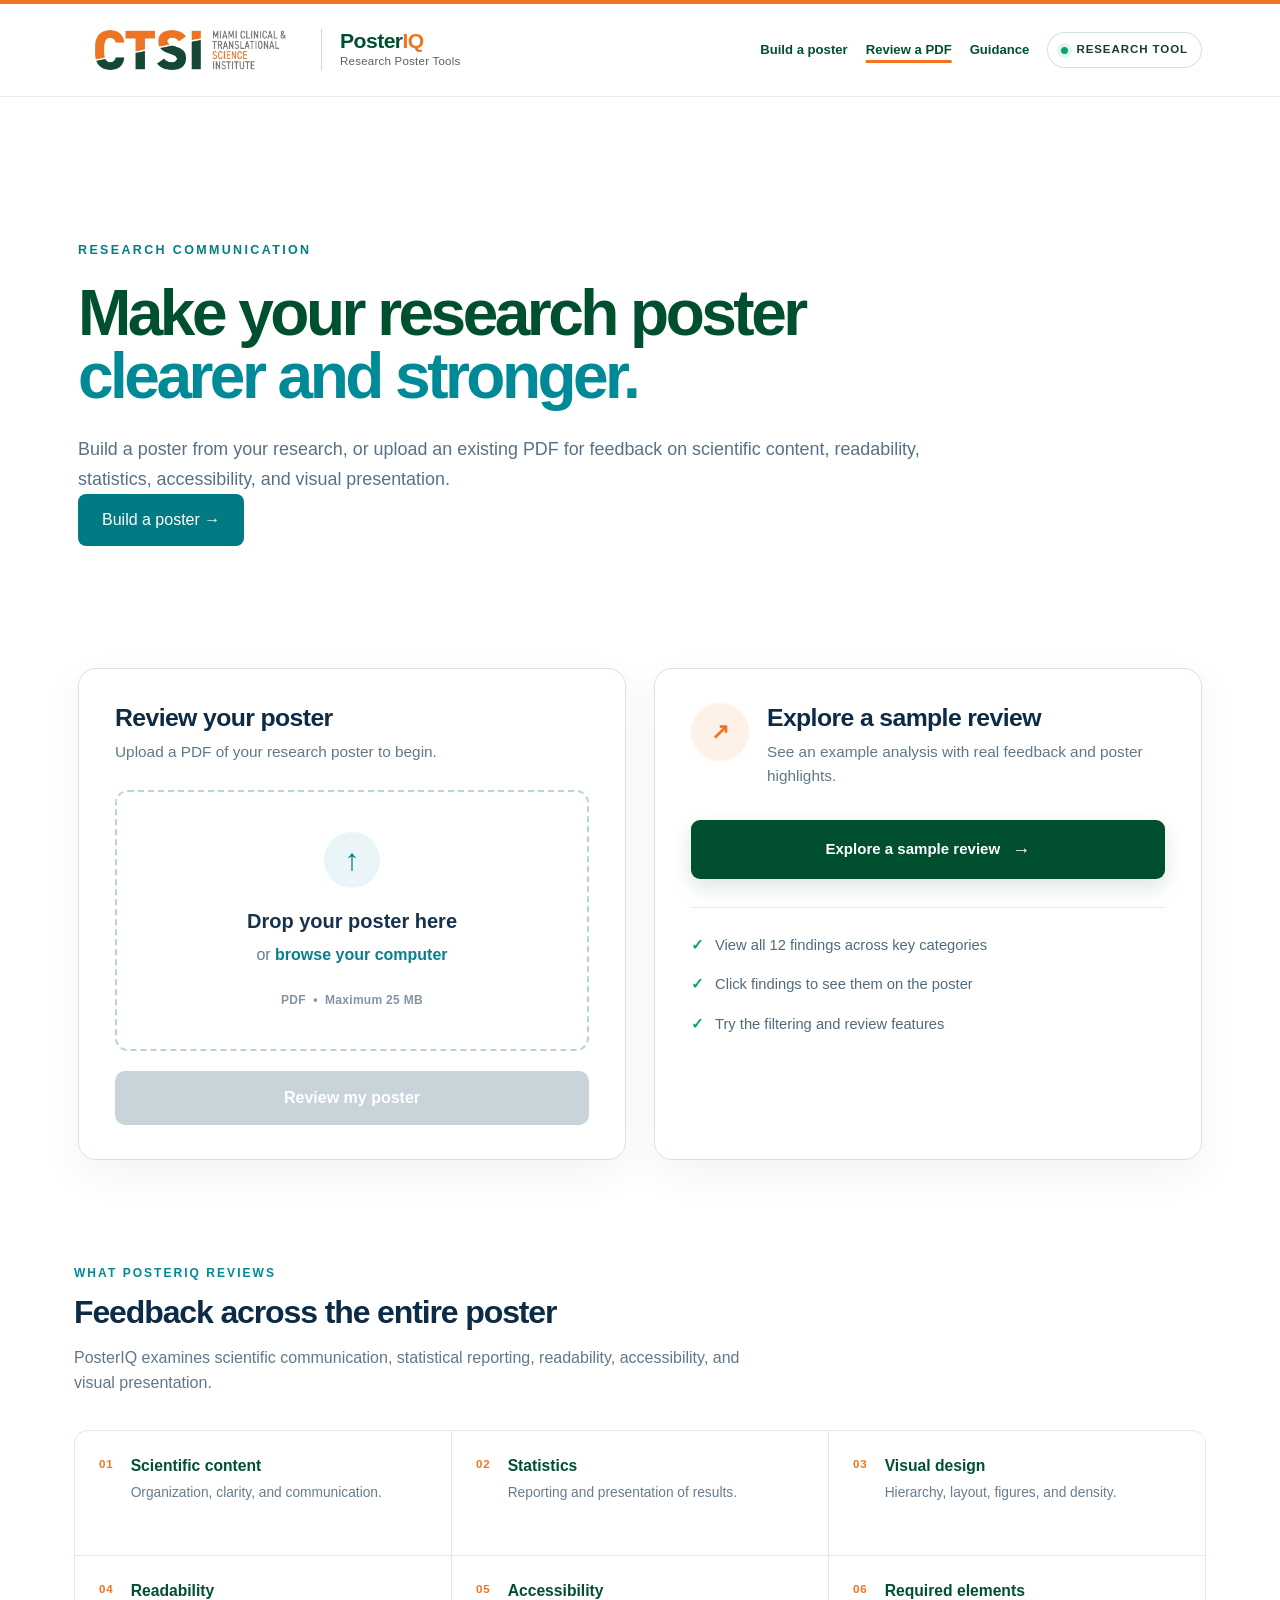
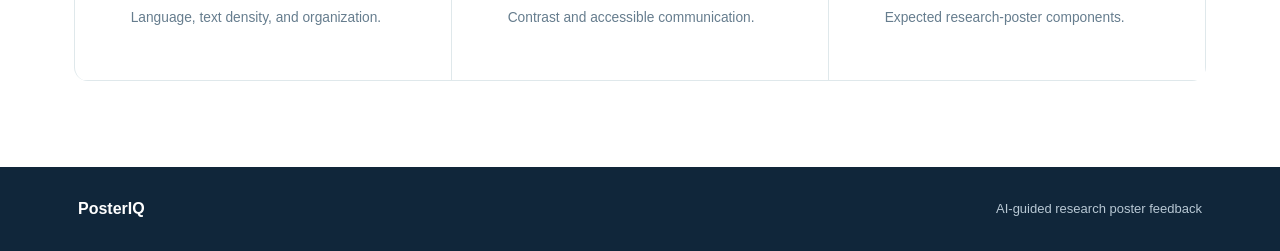
<file: frontend/index.html>
<!DOCTYPE html>
<html lang="en">

<head>
    <meta charset="UTF-8">
    <meta name="viewport" content="width=device-width, initial-scale=1.0">

    <title>PosterIQ | Research Poster Review</title>

    <link rel="stylesheet" href="styles.css?v=10">
    <link rel="icon" type="image/svg+xml" sizes="any" href="assets/favicon.svg?v=1">
    <meta name="theme-color" content="#005030">
</head>

<body>

        <header class="site-header">
        <div class="header-inner">
            <a href="index.html" class="brand institutional-brand" aria-label="PosterIQ home">
                <img src="assets/ctsi-logo.jpg" alt="Miami Clinical and Translational Science Institute" class="ctsi-logo">
                <span class="brand-divider" aria-hidden="true"></span>
                <span class="product-brand"><strong>Poster<span>IQ</span></strong><small>Research Poster Tools</small></span>
            </a>
            <nav class="header-actions" aria-label="Main navigation">
                <a href="builder.html" class="knowledge-manager-link">Build a poster</a>
                <a href="index.html" class="knowledge-manager-link" aria-current="page">Review a PDF</a>
                <a href="knowledge.html" class="knowledge-manager-link">Guidance</a>
                <span class="header-badge"><span class="header-badge-dot" aria-hidden="true"></span>Research Tool</span>
            </nav>
        </div>
    </header>


    <main>

        <!-- =========================================================
             INTRO
        ========================================================== -->
        <section class="hero">

            <div class="hero-content">

                <div class="eyebrow">
                    Research communication
                </div>

                <h1>
                    Make your research poster
                    <span>clearer and stronger.</span>
                </h1>

                <p class="hero-description">
                    Build a poster from your research, or upload an existing PDF
                    for feedback on scientific content, readability, statistics,
                    accessibility, and visual presentation.
                </p>
                <a href="builder.html" class="primary-button" style="display:inline-block;text-decoration:none;padding:14px 24px;border-radius:8px;background:#007a83;color:white">Build a poster →</a>

            </div>

        </section>


        <!-- =========================================================
             UPLOAD WORKSPACE
        ========================================================== -->
        <section class="workspace">

            <!-- UPLOAD CARD -->
            <div class="upload-card">

                <div class="upload-heading">

                    <h2>
                        Review your poster
                    </h2>

                    <p>
                        Upload a PDF of your research poster to begin.
                    </p>

                </div>


                <!-- DROP ZONE -->
                <div
                    id="dropZone"
                    class="drop-zone"
                    tabindex="0"
                    role="button"
                    aria-label="Upload research poster PDF"
                >

                    <input
                        id="fileInput"
                        type="file"
                        accept=".pdf,application/pdf"
                        hidden
                    >

                    <div
                        class="upload-icon"
                        aria-hidden="true"
                    >
                        ↑
                    </div>

                    <h3>
                        Drop your poster here
                    </h3>

                    <p>
                        or
                        <span class="browse-text">
                            browse your computer
                        </span>
                    </p>

                    <div class="file-requirements">
                        PDF &nbsp;•&nbsp; Maximum 25 MB
                    </div>

                </div>


                <!-- SELECTED FILE -->
                <div
                    id="selectedFile"
                    class="selected-file hidden"
                >

                    <div class="file-icon">
                        PDF
                    </div>

                    <div class="file-details">

                        <strong id="fileName"></strong>

                        <span id="fileSize"></span>

                    </div>

                    <button
                        id="removeFile"
                        class="remove-file"
                        type="button"
                        aria-label="Remove selected file"
                    >
                        ×
                    </button>

                </div>


                <!-- REVIEW BUTTON -->
                <button
                    id="reviewButton"
                    class="review-button"
                    type="button"
                    disabled
                >
                    Review my poster
                </button>


                <!-- ANALYSIS STATUS -->
                <div
                    id="analysisStatus"
                    class="analysis-status hidden"
                >

                    <div class="spinner"></div>

                    <div>

                        <strong id="statusTitle">
                            Analyzing your poster
                        </strong>

                        <p id="statusMessage">
                            PosterIQ is preparing your review.
                        </p>

                    </div>

                </div>


                <!-- ERROR -->
                <div
                    id="errorMessage"
                    class="error-message hidden"
                ></div>

            </div>


            <!-- =====================================================
                 SAMPLE REVIEW CARD
            ====================================================== -->
            <aside class="sample-card">

                <div class="sample-card-heading">

                    <div
                        class="sample-card-icon"
                        aria-hidden="true"
                    >
                        ↗
                    </div>

                    <div>

                        <h2>
                            Explore a sample review
                        </h2>

                        <p>
                            See an example analysis with real feedback
                            and poster highlights.
                        </p>

                    </div>

                </div>


                <button
                    id="sampleReviewButton"
                    class="sample-card-button"
                    type="button"
                >
                    Explore a sample review
                    <span aria-hidden="true">→</span>
                </button>


                <div class="sample-features">

                    <div>
                        <span aria-hidden="true">✓</span>
                        View all 12 findings across key categories
                    </div>

                    <div>
                        <span aria-hidden="true">✓</span>
                        Click findings to see them on the poster
                    </div>

                    <div>
                        <span aria-hidden="true">✓</span>
                        Try the filtering and review features
                    </div>

                </div>

            </aside>

        </section>


        <!-- =========================================================
             WHAT POSTERIQ REVIEWS
        ========================================================== -->
        <section class="review-areas">

            <div class="review-areas-header">

                <div class="eyebrow">
                    What PosterIQ reviews
                </div>

                <h2>
                    Feedback across the entire poster
                </h2>

                <p>
                    PosterIQ examines scientific communication,
                    statistical reporting, readability, accessibility,
                    and visual presentation.
                </p>

            </div>


            <div class="review-area-grid">

                <div class="review-area-item">
                    <span>01</span>

                    <div>
                        <strong>Scientific content</strong>
                        <p>Organization, clarity, and communication.</p>
                    </div>
                </div>

                <div class="review-area-item">
                    <span>02</span>

                    <div>
                        <strong>Statistics</strong>
                        <p>Reporting and presentation of results.</p>
                    </div>
                </div>

                <div class="review-area-item">
                    <span>03</span>

                    <div>
                        <strong>Visual design</strong>
                        <p>Hierarchy, layout, figures, and density.</p>
                    </div>
                </div>

                <div class="review-area-item">
                    <span>04</span>

                    <div>
                        <strong>Readability</strong>
                        <p>Language, text density, and organization.</p>
                    </div>
                </div>

                <div class="review-area-item">
                    <span>05</span>

                    <div>
                        <strong>Accessibility</strong>
                        <p>Contrast and accessible communication.</p>
                    </div>
                </div>

                <div class="review-area-item">
                    <span>06</span>

                    <div>
                        <strong>Required elements</strong>
                        <p>Expected research-poster components.</p>
                    </div>
                </div>

            </div>

        </section>


        <!-- =========================================================
             REVIEW RESULTS
        ========================================================== -->
        <section
            id="resultsSection"
            class="results-section hidden"
        >

            <!-- RESULTS HEADER -->
            <div class="results-header">

                <div>

                    <div class="eyebrow">
                        PosterIQ review
                    </div>

                    <h2 id="resultsTitle">
                        Your poster feedback
                    </h2>

                    <p>
                        Review the highest-priority recommendations first,
                        then explore feedback by category.
                    </p>

                </div>


                <button
                    id="newReviewButton"
                    class="secondary-button"
                    type="button"
                >
                    Review another poster
                </button>

            </div>


            <!-- =====================================================
                 REVIEW WORKSPACE
            ====================================================== -->
            <div class="review-workspace">

                <!-- POSTER PREVIEW -->
                <aside class="poster-panel">

                    <div class="poster-panel-header">

                        <div>
                            <div class="panel-label">
                                Poster preview
                            </div>

                            <h3 id="posterPanelTitle">
                                Your poster
                            </h3>
                        </div>

                        <span class="preview-hint">
                            Select feedback to locate it on the poster
                        </span>

                    </div>


                    <button id="mockupButton" class="secondary-button mockup-button"
                        type="button" disabled aria-expanded="false" aria-controls="mockupEditor">
                        Preview suggested layout
                    </button>
                    <p id="mockupAvailability" class="mockup-help"></p>
                    <div class="poster-view-controls">
                        <strong id="previewModeLabel">Original poster</strong>
                        <button id="viewPosterButton" class="secondary-button" type="button">Enlarge poster</button>
                    </div>

                    <div
                        id="posterPreviewViewport"
                        class="poster-preview-viewport"
                    >

                        <div
                            id="posterCanvas"
                            class="poster-canvas"
                        >

                            <img
                                id="posterPreview"
                                class="poster-preview-image"
                                alt="Preview of the uploaded research poster"
                            >

                            <canvas id="mockupCanvas" class="poster-preview-image hidden"
                                role="img" aria-label="Suggested poster layout preserving the original design"></canvas>

                            <div
                                id="posterHighlights"
                                class="poster-highlights"
                                aria-hidden="true"
                            ></div>

                        </div>

                    </div>


                    <div
                        id="posterLocationStatus"
                        class="poster-location-status"
                    >
                        Poster preview
                    </div>

                    <section id="mockupEditor" class="mockup-editor hidden" aria-label="Suggested layout edits">
                        <h3>Suggested layout</h3>
                        <p class="mockup-help">Your original design stays in place. These are draft edits;
                            check their scientific meaning before using them. Figures and logos stay unchanged.
                            Typography is approximate; this preview is not a print-ready poster.</p>
                        <p id="mockupStatus" role="status" aria-live="polite"></p>
                        <div id="mockupChanges"></div>
                        <button id="downloadMockup" class="secondary-button" type="button" disabled>
                            Download mockup PNG
                        </button>
                    </section>

                </aside>


                <!-- REVIEW FEEDBACK -->
                <div class="feedback-panel">

                    <!-- SUMMARY -->
                    <div class="summary-card">

                        <div class="summary-label">
                            Overall assessment
                        </div>

                        <p
                            id="reviewOverview"
                            class="review-overview"
                        ></p>


                        <div class="summary-columns">

                            <div class="summary-column">

                                <h3>
                                    Strengths
                                </h3>

                                <div
                                    id="reviewStrengths"
                                    class="summary-list"
                                ></div>

                            </div>


                            <div class="summary-column">

                                <h3>
                                    Top priorities
                                </h3>

                                <div
                                    id="reviewPriorities"
                                    class="summary-list"
                                ></div>

                            </div>

                        </div>

                        <div id="assessmentLimitations" class="assessment-limitations hidden"></div>

                    </div>


                    <!-- CATEGORY FILTERS -->
                    <div
                        id="categoryFilters"
                        class="category-filters"
                        aria-label="Review categories"
                    >

                        <button
                            class="filter-button active"
                            data-category="all"
                            type="button"
                        >
                            All feedback
                        </button>

                        <button
                            class="filter-button"
                            data-category="scientific_content"
                            type="button"
                        >
                            Scientific content
                        </button>

                        <button
                            class="filter-button"
                            data-category="statistics"
                            type="button"
                        >
                            Statistics
                        </button>

                        <button
                            class="filter-button"
                            data-category="visual_design"
                            type="button"
                        >
                            Visual design
                        </button>

                        <button
                            class="filter-button"
                            data-category="readability"
                            type="button"
                        >
                            Readability
                        </button>

                        <button
                            class="filter-button"
                            data-category="accessibility"
                            type="button"
                        >
                            Accessibility
                        </button>

                        <button
                            class="filter-button"
                            data-category="required_elements"
                            type="button"
                        >
                            Required elements
                        </button>

                    </div>


                    <!-- DETAILED FINDINGS -->
                    <div class="findings-heading">

                        <div>

                            <div class="panel-label">
                                Detailed review
                            </div>

                            <h3>
                                Feedback
                            </h3>

                        </div>

                        <span id="findingCount"></span>

                    </div>


                    <div
                        id="findingsList"
                        class="findings-list"
                    ></div>

                </div>

            </div>

        </section>

    </main>


    <!-- =============================================================
         FOOTER
    ============================================================== -->
    <footer>

        <div class="footer-inner">

            <strong>
                PosterIQ
            </strong>

            <span>
                AI-guided research poster feedback
            </span>

        </div>

    </footer>

    <dialog id="posterViewer" class="poster-viewer" aria-labelledby="viewerTitle">
        <header class="viewer-header">
            <div><h2 id="viewerTitle">Poster preview</h2><p id="viewerModeLabel" role="status"></p></div>
            <button id="closePosterViewer" class="secondary-button" type="button">Close preview</button>
        </header>
        <div class="viewer-toolbar">
            <div class="viewer-mode-buttons" aria-label="Poster version">
                <button id="viewerOriginalButton" class="secondary-button" type="button" aria-pressed="true">Original</button>
                <button id="viewerMockupButton" class="secondary-button" type="button" aria-pressed="false">Suggested layout</button>
            </div>
            <label for="posterZoom">Zoom</label>
            <select id="posterZoom"><option value="1">Fit poster</option><option value="1.5">150%</option><option value="2">200%</option><option value="3">300%</option><option value="4">400%</option></select>
            <label class="viewer-highlight-control"><input id="highlightMockupEdits" type="checkbox" checked> Outline changed areas</label>
            <span id="outlineStatus" class="mockup-help" role="status"></span>
            <span id="viewerDownloadMount"></span>
        </div>
        <p id="downloadStatus" class="download-status" role="status" aria-live="polite"></p>
        <div class="viewer-body">
            <div id="viewerViewport" class="viewer-viewport" tabindex="0" aria-label="Zoomable poster; scroll to inspect details">
                <div id="viewerStage" class="viewer-stage">
                    <canvas id="largePosterCanvas" role="img" aria-label="Enlarged poster preview"></canvas>
                    <div id="viewerEditHighlights" class="viewer-edit-highlights" aria-hidden="true"></div>
                </div>
            </div>
            <aside id="viewerSidebar" class="viewer-sidebar" aria-label="Edit suggested changes"></aside>
        </div>
    </dialog>


    <script src="mockup.js?v=7"></script>
    <script src="app.js?v=7"></script>

</body>

</html>
</file>
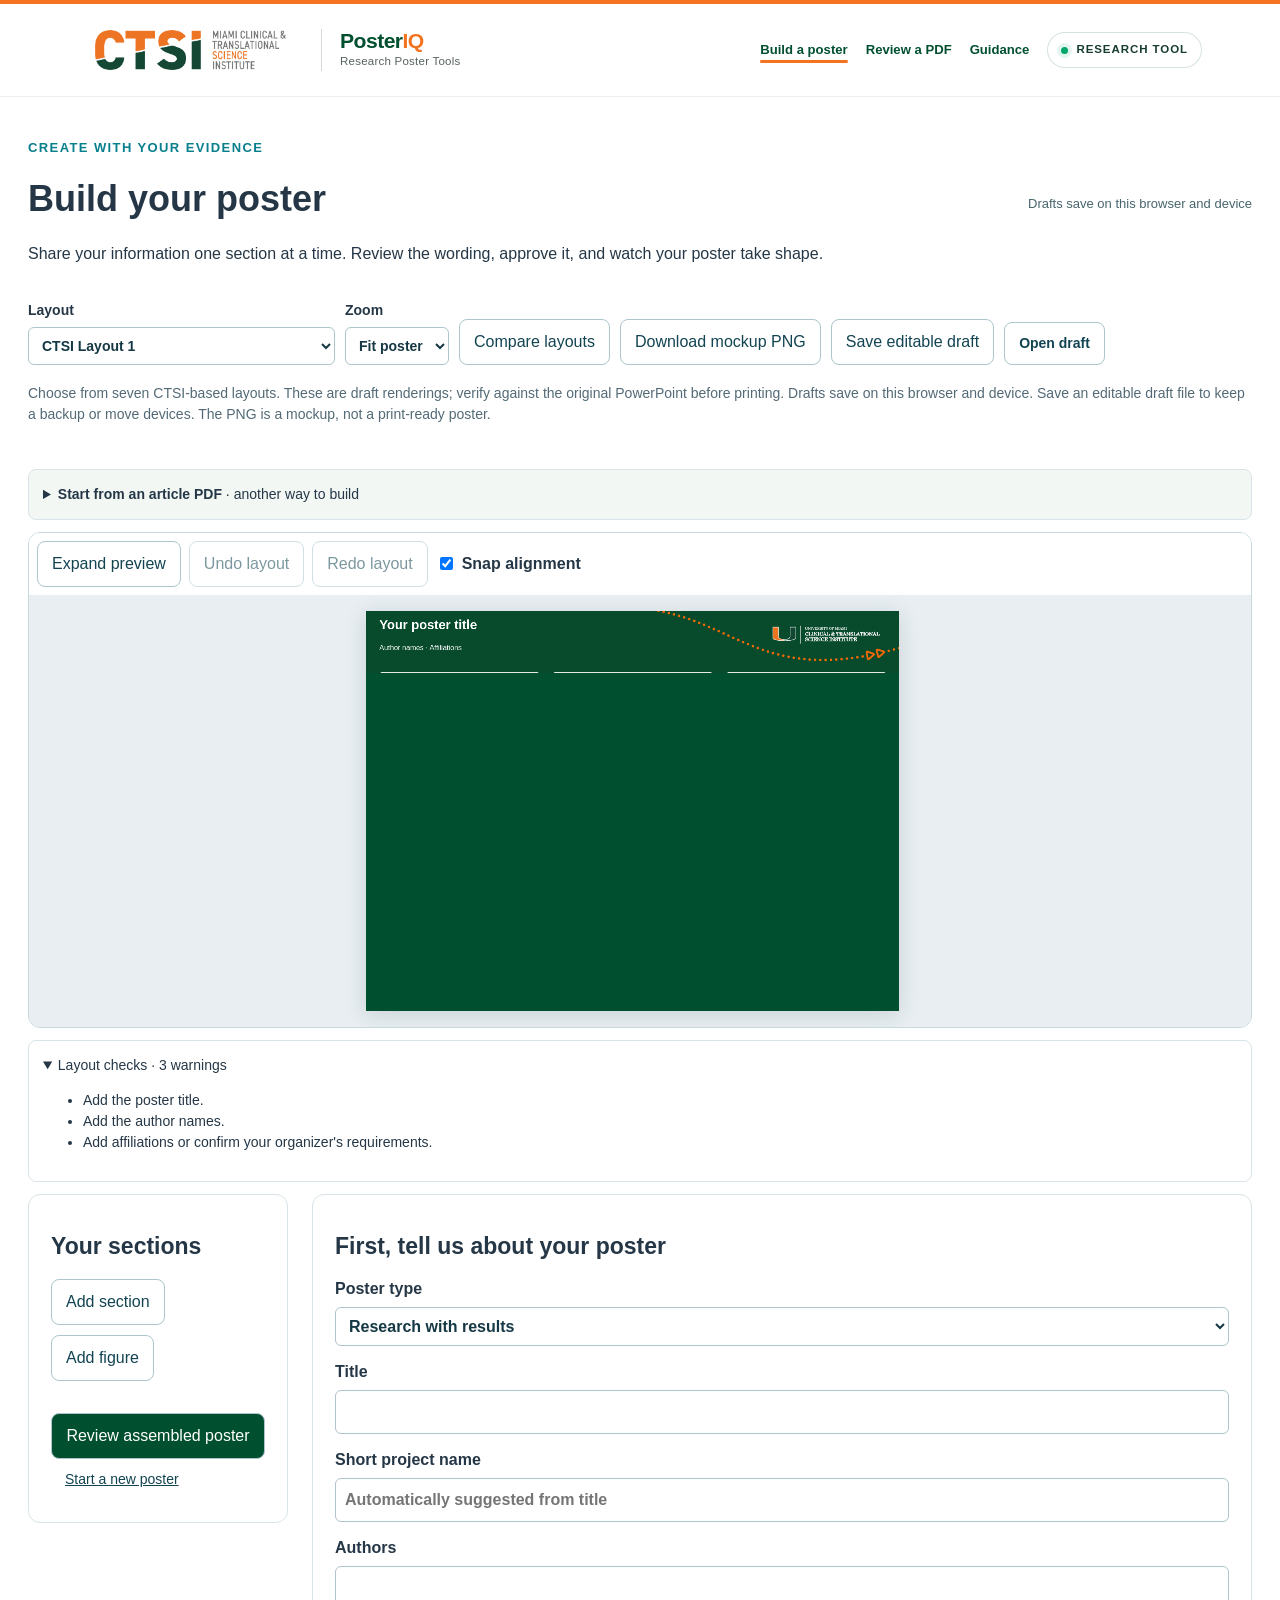
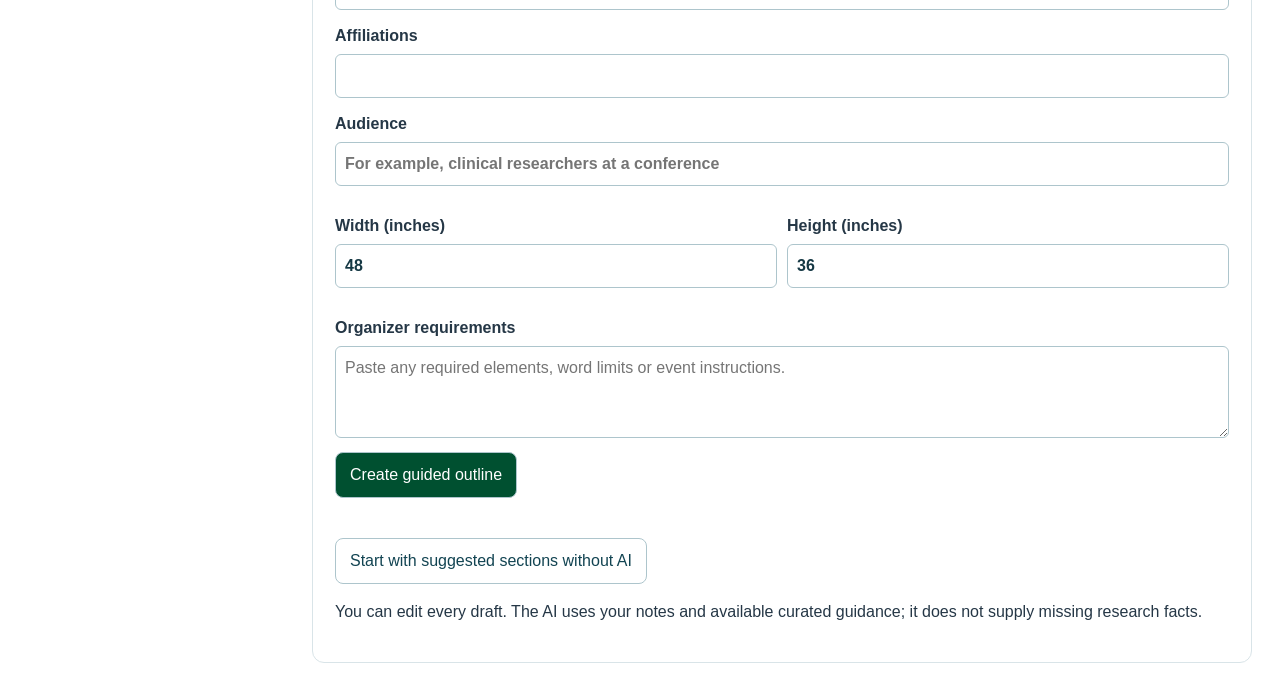
<file: frontend/builder.html>
<!DOCTYPE html>
<html lang="en">
<head><meta charset="UTF-8"><meta name="viewport" content="width=device-width, initial-scale=1.0">
<title>PosterIQ | Build a poster</title><link rel="stylesheet" href="styles.css?v=10"><link rel="stylesheet" href="builder.css?v=5">    <link rel="icon" type="image/svg+xml" sizes="any" href="assets/favicon.svg?v=1">
    <meta name="theme-color" content="#005030">
</head>
<body class="builder-page">
    <header class="site-header">
        <div class="header-inner">
            <a href="index.html" class="brand institutional-brand" aria-label="PosterIQ home">
                <img src="assets/ctsi-logo.jpg" alt="Miami Clinical and Translational Science Institute" class="ctsi-logo">
                <span class="brand-divider" aria-hidden="true"></span>
                <span class="product-brand"><strong>Poster<span>IQ</span></strong><small>Research Poster Tools</small></span>
            </a>
            <nav class="header-actions" aria-label="Main navigation">
                <a href="builder.html" class="knowledge-manager-link" aria-current="page">Build a poster</a>
                <a href="index.html" class="knowledge-manager-link">Review a PDF</a>
                <a href="knowledge.html" class="knowledge-manager-link">Guidance</a>
                <span class="header-badge"><span class="header-badge-dot" aria-hidden="true"></span>Research Tool</span>
            </nav>
        </div>
    </header>
<main class="builder-main">
<div class="builder-heading"><div><p class="eyebrow">Create with your evidence</p><h1>Build your poster</h1><p>Share your information one section at a time. Review the wording, approve it, and watch your poster take shape.</p></div><span id="saveStatus" role="status">Opening saved draft…</span></div>
<div class="builder-toolbar"><label>Layout <select id="builderTemplate"><option value="ctsi-1">CTSI Layout 1</option><option value="ctsi-2">CTSI Layout 2</option><option value="ctsi-3">CTSI Layout 3</option><option value="ctsi-4">CTSI Layout 4</option><option value="ctsi-5">CTSI Layout 5</option><option value="ctsi-6">CTSI Pilots/EAC – Completed Research</option><option value="ctsi-7">CTSI Pilots/EAC – Research in Progress</option></select></label><label>Zoom <select id="builderZoom"><option value="fit">Fit poster</option><option value="1">100%</option><option value="1.5">150%</option><option value="2">200%</option></select></label><button id="compareTemplates" type="button">Compare layouts</button><button id="downloadPoster" type="button">Download mockup PNG</button><button id="backupDraft" type="button">Save editable draft</button><label class="builder-file-button">Open draft<input id="importDraft" type="file" accept=".json,application/json"></label></div>
<p class="builder-notice">Choose from seven CTSI-based layouts. These are draft renderings; verify against the original PowerPoint before printing. Drafts save on this browser and device. Save an editable draft file to keep a backup or move devices. The PNG is a mockup, not a print-ready poster.</p>
<p id="builderMessage" class="builder-message" role="status" aria-live="polite"></p>
<details id="articleImport" class="builder-checks">
<summary><strong>Start from an article PDF</strong> · another way to build</summary>
<p>Use the poster type, audience and organizer requirements in Poster details below. Upload a searchable publication, choose its focus, and review proposed sections before adding them. Existing content stays unchanged until you choose what to import.</p>
<form id="articleForm"><label>Publication PDF (up to 25 MB, 40 pages)<input id="articleFile" type="file" accept="application/pdf,.pdf" required></label><label>What should this poster focus on?<textarea id="articleFocus" rows="2" maxlength="3000" placeholder="For example, the principal finding for a clinical audience, or one part of the paper."></textarea></label><button id="analyzeArticle" type="submit">Propose poster from article</button><p id="articleStatus" class="builder-message" role="status" aria-live="polite"></p></form>
<div id="articleProposals" hidden><h2>Review article-based drafts</h2><p id="articleMetadata"></p><ul id="articleLimitations"></ul><div id="articleSectionChoices"></div><h3>Image candidates</h3><p>Caption-linked figures are selected below as draft sections, including vector charts when detectable. Check complete axes, legends and panels, and verify the extracted caption before approving. Unlabeled images stay optional; upload replacements for missing or incomplete figures.</p><div id="articleFigureChoices" class="article-figures"></div><label>Import into<select id="articleImportMode"><option value="append">Add selected drafts to this poster</option><option value="new">Start a new poster from selected drafts</option></select></label><label class="article-checkbox"><input id="articleUseMetadata" type="checkbox"> Use the article’s suggested title, authors and affiliations (confirm poster authorship)</label><button id="applyArticle" type="button">Add selected drafts to builder</button></div>
</details>
<section class="builder-preview" aria-label="Live editable poster"><div class="canvas-controls"><button id="expandCanvas" type="button" aria-expanded="false">Expand preview</button><button id="undoLayout" type="button" disabled>Undo layout</button><button id="redoLayout" type="button" disabled>Redo layout</button><label><input id="snapGrid" type="checkbox" checked> Snap alignment</label></div><div id="builderViewport" class="builder-viewport"><div id="builderStage" class="builder-stage"><canvas id="builderCanvas" width="1200" height="900" aria-label="Poster mockup; approved sections appear here"></canvas><div id="builderHandles" class="builder-handles"></div></div></div></section>
<details class="builder-checks" open><summary>Layout checks <span id="layoutCheckCount"></span></summary><ul id="layoutWarnings"></ul></details>
<div class="builder-workspace">
<aside class="builder-progress"><h2>Your sections</h2><ol id="sectionSteps"></ol><div class="builder-action-row"><button id="addTextSection" type="button">Add section</button><button id="addFigure" type="button">Add figure</button></div><button id="checkPoster" type="button">Review assembled poster</button><button id="newPoster" class="builder-link-button" type="button">Start a new poster</button></aside>
<section class="builder-editor" aria-label="Guided poster editor">
<form id="setupForm"><h2>First, tell us about your poster</h2><label>Poster type<select id="posterType"><option value="research">Research with results</option><option value="protocol">Protocol or planned study</option><option value="case">Case, practice or model</option><option value="narrative">Narrative review or synthesis</option></select></label><label>Title<input id="posterTitle" maxlength="500" required></label><label>Short project name<input id="posterShortTitle" maxlength="100" placeholder="Automatically suggested from title"></label><label>Authors<input id="posterAuthors" maxlength="2000" required></label><label>Affiliations<input id="posterAffiliations" maxlength="3000"></label><label>Audience<input id="posterAudience" maxlength="2000" placeholder="For example, clinical researchers at a conference"></label><div class="builder-action-row"><label>Width (inches)<input id="posterWidth" type="number" min="12" max="96" value="48" required></label><label>Height (inches)<input id="posterHeight" type="number" min="12" max="96" value="36" required></label></div><label>Organizer requirements<textarea id="organizerRequirements" maxlength="6000" rows="3" placeholder="Paste any required elements, word limits or event instructions."></textarea></label><button id="planPoster" type="submit">Create guided outline</button><p id="planStatus" class="builder-message" role="status" aria-live="polite"></p><button id="manualOutline" type="button">Start with suggested sections without AI</button><p>You can edit every draft. The AI uses your notes and available curated guidance; it does not supply missing research facts.</p></form>
<div id="sectionEditor" hidden><button id="editSetup" class="builder-link-button" type="button">Edit poster details</button><h2 id="sectionTitle"></h2><p id="sectionPurpose"></p><label>Section purpose<input id="sectionPurposeInput" maxlength="2000"></label><div id="sectionSources"></div><label>Section heading<input id="sectionName" maxlength="160"></label><p id="sectionQuestion" class="builder-question"></p><label>Source notes<textarea id="sectionNotes" rows="7" maxlength="12000" placeholder="Provide the facts, observations, numbers, limitations and citations to use. You can paste an existing paragraph."></textarea></label><div id="textEditor"><button id="draftSection" type="button">Draft concise poster text</button><p id="draftStatus" class="builder-message" role="status" aria-live="polite"></p><label>Poster wording<textarea id="sectionText" rows="8" maxlength="12000" placeholder="AI draft or your own wording. Short statements and bullets are welcome."></textarea></label></div><div id="figureEditor" hidden><label class="article-checkbox"><input id="showFigureTitle" type="checkbox"> Show figure title on poster</label><label>Image sizing<select id="figureSizing"><option value="proportional">Keep image proportions</option><option value="crop">Crop to fill (may hide axes or legends)</option><option value="stretch">Stretch to fill (distorts the image)</option></select></label><button id="fitFigure" type="button">Fit section to image</button><p>Proportional resizing adjusts the image and keeps its caption directly beneath it. Crop and stretch are explicit alternatives; check scientific figures carefully.</p><label>Figure (PNG or JPEG)<input id="figureFile" type="file" accept="image/png,image/jpeg"></label><img id="figureThumbnail" alt="Selected figure preview" hidden><label>What does the figure show?<textarea id="figureDescription" maxlength="4000" rows="3"></textarea></label><label>Caption<textarea id="figureCaption" maxlength="4000" rows="3"></textarea></label></div><div id="draftQuestions" role="status"></div><p id="approvalStatus" role="status"></p><div class="builder-action-row"><button id="approveSection" type="button">Approve and place on poster</button><button id="nextSection" type="button">Next section</button><button id="removeSection" type="button">Remove section</button></div><details><summary>Placement and text size</summary><p>Drag a section to move it. On release, the board makes room; a crowded board retains your dimensions and warns about overlaps. Wording and font sizes stay unchanged. Drag a corner to resize, or use these controls.</p><div class="builder-placement"><label>Left (%)<input id="sectionX" type="number" min="0" max="100" step="1"></label><label>Top (%)<input id="sectionY" type="number" min="17" max="94" step="1"></label><label>Width (%)<input id="sectionW" type="number" min="8" max="95" step="1"></label><label>Height (%)<input id="sectionH" type="number" min="6" max="80" step="1"></label><label>Body text (pt)<input id="sectionFont" type="number" min="16" max="72" step="1"></label></div><div class="builder-action-row"><button id="moveEarlier" type="button">Earlier in template</button><button id="moveLater" type="button">Later in template</button></div></details></div>
<details id="planNotes" hidden><summary>Outline notes and requirements</summary><ul id="planNoteList"></ul></details>
</section></div>
<section id="consistencyResults" class="builder-review" hidden aria-label="Assembled poster review"><h2>Poster consistency review</h2><p id="reviewStale" role="status"></p><div id="consistencyContent"></div></section>
</main>
<dialog id="templateDialog" class="builder-template-dialog"><h2>Compare CTSI layouts</h2><p>The same approved wording and figures appear in each layout. Choosing one rearranges sections; it does not rewrite content. Check text fit after switching.</p><div id="templateOptions"></div><button id="closeTemplateDialog" type="button">Close comparison</button></dialog>
<script src="builder-core.js?v=7"></script><script src="builder.js?v=20261124-canvas"></script>
</body></html>
</file>
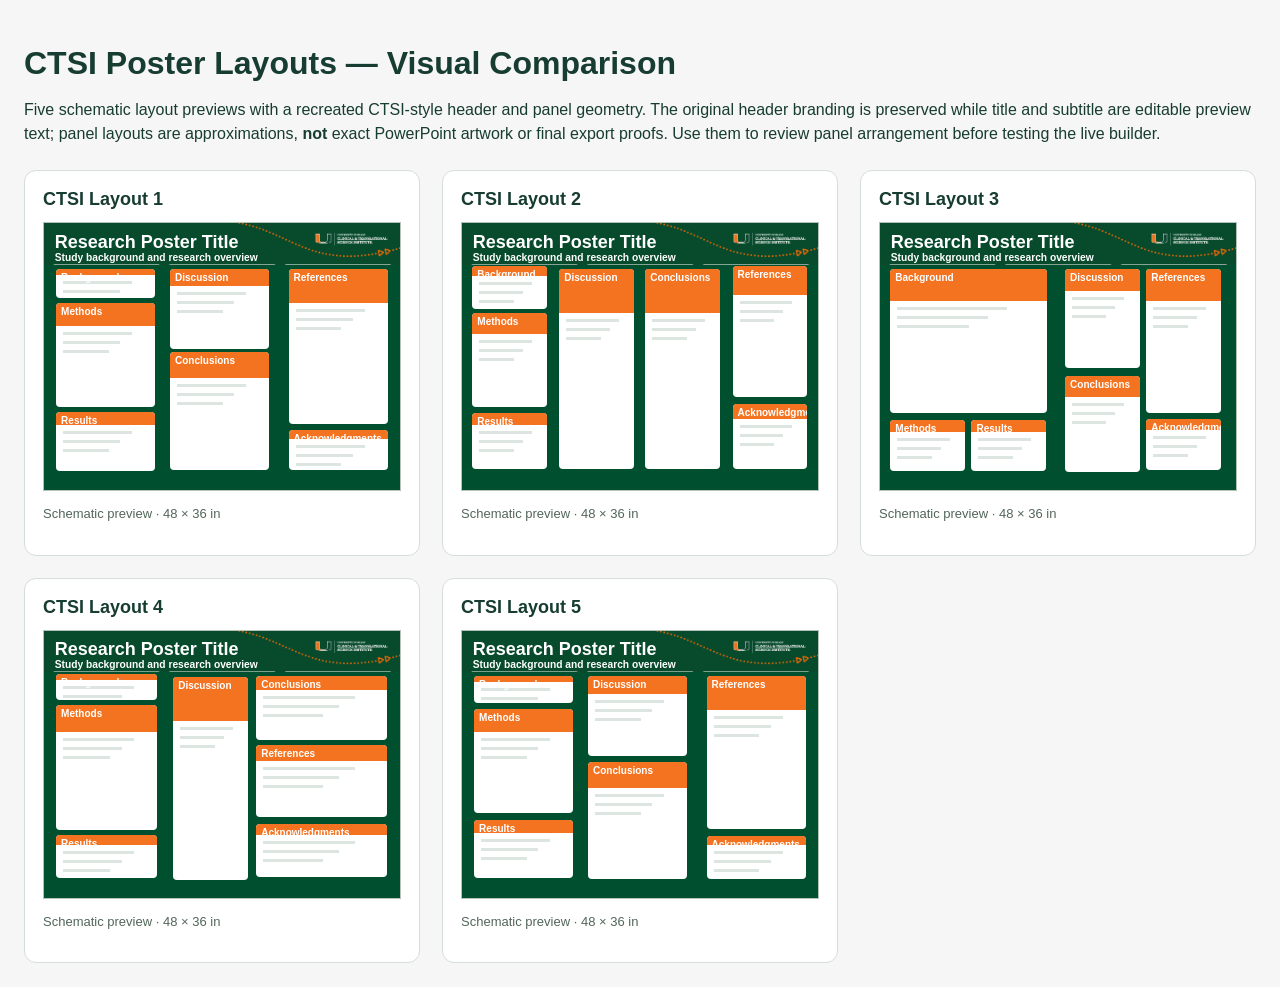
<file: frontend/ctsi-layout-preview.html>
<!doctype html>
<html lang="en"><head><meta charset="utf-8"><meta name="viewport" content="width=device-width,initial-scale=1">
<title>PosterIQ | CTSI Layout Comparison</title>
<style>
:root{font-family:Arial,sans-serif;color:#173c31;background:#f5f6f5}body{max-width:1450px;margin:auto;padding:24px}h1{margin-bottom:5px}p{line-height:1.5}.grid{display:grid;grid-template-columns:repeat(auto-fit,minmax(340px,1fr));gap:22px;margin-top:24px}.card{background:white;padding:18px;border:1px solid #d5ded8;border-radius:12px}.poster{aspect-ratio:4/3;background:#005030;position:relative;overflow:hidden;border:1px solid #b4c2b8}.brandmark{position:absolute;right:3%;top:6%;width:24%;height:13%;display:flex;align-items:center;gap:5%;color:white}.u-mark{font-size:clamp(15px,2.3vw,28px);font-weight:900;letter-spacing:-.12em;color:#f47321;text-shadow:2px 0 white}.brandtext{font-family:Georgia,serif;font-size:clamp(4px,.52vw,8px);font-weight:bold;line-height:1.05}.dots{position:absolute;inset:0;width:100%;height:100%;pointer-events:none}.title{position:absolute;top:3%;left:3%;width:65%;font-weight:bold;color:white;font-size:clamp(11px,1.5vw,18px)}.panel{position:absolute;background:white;border-radius:4px;overflow:hidden;box-sizing:border-box}.panel-head{height:22%;background:#f47321;color:white;font-size:clamp(6px,.8vw,10px);font-weight:bold;padding:3px 5px;box-sizing:border-box}.line{height:3px;background:#dce5df;margin:6px 7px}.note{font-size:13px;color:#52665a}h2{font-size:18px;margin:0 0 12px}@media(max-width:600px){body{padding:12px}.grid{grid-template-columns:1fr}}
</style></head><body><h1>CTSI Poster Layouts — Visual Comparison</h1><p>Five schematic layout previews with a recreated CTSI-style header and panel geometry. The original header branding is preserved while title and subtitle are editable preview text; panel layouts are approximations, <strong>not</strong> exact PowerPoint artwork or final export proofs. Use them to review panel arrangement before testing the live builder.</p><div class="grid" id="layouts"></div>
<script>
const layouts=[{"name":"CTSI Layout 1","slots":[{"id":"panel-1","x":0.034,"y":0.17,"w":0.278,"h":0.11},{"id":"panel-2","x":0.034,"y":0.297,"w":0.278,"h":0.39},{"id":"panel-3","x":0.034,"y":0.707,"w":0.278,"h":0.22},{"id":"panel-4","x":0.354,"y":0.17,"w":0.278,"h":0.3},{"id":"panel-5","x":0.354,"y":0.482,"w":0.278,"h":0.44},{"id":"panel-6","x":0.687,"y":0.17,"w":0.278,"h":0.58},{"id":"panel-7","x":0.687,"y":0.775,"w":0.278,"h":0.15}]},{"name":"CTSI Layout 2","slots":[{"id":"panel-1","x":0.029,"y":0.16,"w":0.21,"h":0.16},{"id":"panel-2","x":0.029,"y":0.337,"w":0.21,"h":0.35},{"id":"panel-3","x":0.029,"y":0.71,"w":0.21,"h":0.21},{"id":"panel-4","x":0.273,"y":0.17,"w":0.21,"h":0.75},{"id":"panel-5","x":0.515,"y":0.17,"w":0.21,"h":0.75},{"id":"panel-6","x":0.76,"y":0.16,"w":0.21,"h":0.49},{"id":"panel-7","x":0.76,"y":0.678,"w":0.21,"h":0.24}]},{"name":"CTSI Layout 3","slots":[{"id":"panel-1","x":0.029,"y":0.17,"w":0.44,"h":0.54},{"id":"panel-2","x":0.029,"y":0.738,"w":0.21,"h":0.19},{"id":"panel-3","x":0.257,"y":0.738,"w":0.21,"h":0.19},{"id":"panel-4","x":0.52,"y":0.17,"w":0.21,"h":0.37},{"id":"panel-5","x":0.52,"y":0.57,"w":0.21,"h":0.36},{"id":"panel-6","x":0.748,"y":0.17,"w":0.21,"h":0.54},{"id":"panel-7","x":0.748,"y":0.733,"w":0.21,"h":0.19}]},{"name":"CTSI Layout 4","slots":[{"id":"panel-1","x":0.034,"y":0.16,"w":0.284,"h":0.1},{"id":"panel-2","x":0.034,"y":0.277,"w":0.284,"h":0.47},{"id":"panel-3","x":0.034,"y":0.766,"w":0.284,"h":0.16},{"id":"panel-4","x":0.363,"y":0.172,"w":0.21,"h":0.76},{"id":"panel-5","x":0.596,"y":0.17,"w":0.368,"h":0.24},{"id":"panel-6","x":0.596,"y":0.427,"w":0.368,"h":0.27},{"id":"panel-7","x":0.596,"y":0.722,"w":0.368,"h":0.2}]},{"name":"CTSI Layout 5","slots":[{"id":"panel-1","x":0.034,"y":0.17,"w":0.278,"h":0.1},{"id":"panel-2","x":0.034,"y":0.293,"w":0.278,"h":0.39},{"id":"panel-3","x":0.034,"y":0.707,"w":0.278,"h":0.22},{"id":"panel-4","x":0.354,"y":0.17,"w":0.278,"h":0.3},{"id":"panel-5","x":0.354,"y":0.49,"w":0.278,"h":0.44},{"id":"panel-6","x":0.687,"y":0.17,"w":0.278,"h":0.57},{"id":"panel-7","x":0.687,"y":0.768,"w":0.278,"h":0.16}]}];
const names=['Background','Methods','Results','Discussion','Conclusions','References','Acknowledgments'];
const root=document.getElementById('layouts');
layouts.forEach(layout=>{
 const card=document.createElement('section');card.className='card';
 const h=document.createElement('h2');h.textContent=layout.name;card.append(h);
 const poster=document.createElement('div');poster.className='poster';
 // Original header already contains the sample title and subtitle; do not overlay another title.
 const ornament=document.createElementNS('http://www.w3.org/2000/svg','svg');ornament.setAttribute('viewBox','0 0 480 360');ornament.setAttribute('preserveAspectRatio','none');ornament.classList.add('dots');
 ornament.innerHTML='<path d="M 250 -5 C 315 2, 332 69, 412 92 S 462 82, 493 68" fill="none" stroke="#f47321" stroke-width="3" stroke-dasharray="1 8" stroke-linecap="round"/><path d="M 450 79 l 13 8 -14 6 z M 467 72 l 13 8 -14 6 z" fill="none" stroke="#f47321" stroke-width="2.5" stroke-linejoin="round"/>';
 /* Original header image replaces schematic ornament and logo. */
 const brand=document.createElement('div');brand.className='brandmark';brand.innerHTML='<span class="u-mark">U</span><span class="brandtext">UNIVERSITY OF MIAMI<br>CLINICAL &amp; TRANSLATIONAL<br>SCIENCE INSTITUTE</span>';const originalHeader=document.createElement('img');
 originalHeader.src='CTSI_Header_Clean_v2.png';originalHeader.alt='CTSI poster header branding';
 originalHeader.style.cssText='position:absolute;left:0;top:0;width:100%;height:15.5%;object-fit:fill;pointer-events:none';
 originalHeader.onerror=()=>{originalHeader.remove();poster.append(ornament,brand)};
 poster.append(originalHeader);
 const title=document.createElement('div');title.className='title';title.textContent='Research Poster Title';
 title.style.cssText='position:absolute;left:3%;top:3.4%;width:62%;color:white;font-weight:bold;font-size:clamp(11px,1.5vw,18px);line-height:1.1';
 poster.append(title);
 const subtitle=document.createElement('div');subtitle.textContent='Study background and research overview';
 subtitle.style.cssText='position:absolute;left:3%;top:10.6%;width:62%;color:white;font-weight:bold;font-size:clamp(7px,.8vw,11px)';
 poster.append(subtitle);
 layout.slots.forEach((slot,i)=>{
  const panel=document.createElement('div');panel.className='panel';
  for(const key of ['x','y','w','h'])panel.style[({x:'left',y:'top',w:'width',h:'height'})[key]]=(slot[key]*100)+'%';
  const head=document.createElement('div');head.className='panel-head';head.textContent=names[i];panel.append(head);
  for(let j=0;j<3;j++){const line=document.createElement('div');line.className='line';line.style.width=(70-j*12)+'%';panel.append(line)}
  poster.append(panel);
 });
 card.append(poster);
 const note=document.createElement('p');note.className='note';note.textContent='Schematic preview · 48 × 36 in';card.append(note);root.append(card);
});
</script></body></html>
</file>
<file: frontend/styles.css>
:root {
    --brand-green: #005030;
    --brand-orange: #f47321;
    --brand-tint: #f2f7f4;
    --navy: #17324d;
    --navy-dark: #10263a;
    --teal: #087f8c;
    --teal-dark: #056873;
    --teal-light: #e9f5f6;
    --blue-light: #eef4f8;
    --text: #253746;
    --muted: #687b8c;
    --border: #d9e3e9;
    --background: #f7f9fb;
    --white: #ffffff;
    --danger: #b42318;
    --shadow: 0 18px 50px rgba(24, 50, 77, 0.08);
}

/* Suggested layout keeps the original poster as its base. */
.mockup-button { margin: 0 20px; }
.mockup-button:disabled { opacity: 0.55; cursor: not-allowed; }
.mockup-help { font-size: 13px; color: var(--muted); line-height: 1.5; }
#mockupAvailability { padding: 0 20px; }
.mockup-editor { padding: 20px; border-top: 1px solid var(--border); }
.mockup-editor h3 { margin-top: 0; }
.mockup-change { margin: 18px 0; padding: 14px; border: 1px solid var(--border); border-radius: 8px; }
.mockup-change label { display: block; font-weight: 600; }
.mockup-change p { font-size: 13px; line-height: 1.5; overflow-wrap: anywhere; }
.mockup-change textarea { width: 100%; margin-top: 6px; padding: 10px; font: inherit; font-size: 14px; border: 1px solid var(--border); border-radius: 6px; resize: vertical; }
.mockup-change details { margin-bottom: 12px; font-size: 13px; }
.mockup-edit-status { color: var(--teal-dark); }
.assessment-limitations { margin-top: 16px; padding-top: 16px; border-top: 1px solid var(--border); font-size: 14px; }
.mockup-editor button:disabled { opacity: 0.55; cursor: not-allowed; }
#mockupStatus { font-size: 14px; }

* {
    box-sizing: border-box;
}

html {
    scroll-behavior: smooth;
}

body {
    margin: 0;
    background: var(--background);
    color: var(--text);
    font-family:
        Inter,
        "Segoe UI",
        Arial,
        Helvetica,
        sans-serif;
    line-height: 1.5;
}

button,
input {
    font: inherit;
}


/* HEADER */

.site-header {
    background: rgba(255, 255, 255, 0.96);
    border-bottom: 1px solid var(--border);
}

.header-inner {
    max-width: 1180px;
    min-height: 76px;
    margin: 0 auto;
    padding: 0 28px;

    display: flex;
    align-items: center;
    justify-content: space-between;
}

.brand {
    display: flex;
    align-items: center;
    gap: 12px;

    color: var(--navy);
    text-decoration: none;
}

.brand-mark {
    width: 42px;
    height: 42px;

    display: grid;
    place-items: center;

    background: var(--navy);
    color: white;

    border-radius: 10px;

    font-size: 22px;
    font-weight: 800;
}

.brand-text {
    display: flex;
    flex-direction: column;
    line-height: 1.15;
}

.brand-text strong {
    font-size: 20px;
    letter-spacing: -0.4px;
}

.brand-text small {
    margin-top: 4px;
    color: var(--muted);
    font-size: 12px;
}

.header-badge {
    padding: 7px 12px;

    background: var(--teal-light);
    color: var(--teal-dark);

    border-radius: 999px;

    font-size: 12px;
    font-weight: 700;
}


/* HERO */

.hero {
    background:
        linear-gradient(
            135deg,
            #f5f9fb 0%,
            #eef7f7 100%
        );

    border-bottom: 1px solid #e4ecef;
}

.hero-content {
    max-width: 1180px;
    margin: 0 auto;
    padding: 72px 28px 62px;
}

.eyebrow {
    margin-bottom: 14px;

    color: var(--teal);
    font-size: 13px;
    font-weight: 800;

    letter-spacing: 1.4px;
    text-transform: uppercase;
}

.hero h1 {
    max-width: 760px;
    margin: 0;

    color: var(--navy-dark);

    font-size: clamp(42px, 6vw, 68px);
    line-height: 1.03;
    letter-spacing: -2.5px;
}

.hero h1 span {
    color: var(--teal);
}

.hero-description {
    max-width: 690px;
    margin: 24px 0 0;

    color: var(--muted);

    font-size: 18px;
    line-height: 1.7;
}


/* WORKSPACE */

.workspace {
    max-width: 1180px;
    margin: 0 auto;
    padding: 58px 28px 80px;

    display: grid;
    grid-template-columns: minmax(0, 1.15fr) minmax(320px, 0.85fr);
    gap: 42px;
    align-items: start;
}


/* UPLOAD CARD */

.upload-card {
    padding: 34px;

    background: var(--white);

    border: 1px solid var(--border);
    border-radius: 18px;

    box-shadow: var(--shadow);
}

.upload-heading h2 {
    margin: 0;

    color: var(--navy);

    font-size: 26px;
    letter-spacing: -0.6px;
}

.upload-heading p {
    margin: 8px 0 26px;
    color: var(--muted);
}


/* DROP ZONE */

.drop-zone {
    min-height: 285px;
    padding: 40px 24px;

    display: flex;
    flex-direction: column;
    align-items: center;
    justify-content: center;

    text-align: center;

    background: #fbfcfd;

    border: 2px dashed #b9cbd5;
    border-radius: 14px;

    cursor: pointer;

    transition:
        border-color 0.2s ease,
        background 0.2s ease,
        transform 0.2s ease;
}

.drop-zone:hover,
.drop-zone:focus {
    outline: none;

    border-color: var(--teal);
    background: #f4fbfb;
}

.drop-zone.drag-over {
    border-color: var(--teal);
    background: var(--teal-light);
    transform: scale(1.01);
}

.upload-icon {
    width: 56px;
    height: 56px;
    margin-bottom: 18px;

    display: grid;
    place-items: center;

    background: var(--teal-light);
    color: var(--teal);

    border-radius: 50%;

    font-size: 30px;
    font-weight: 400;
}

.drop-zone h3 {
    margin: 0;

    color: var(--navy);

    font-size: 20px;
}

.drop-zone p {
    margin: 7px 0 0;
    color: var(--muted);
}

.browse-text {
    color: var(--teal);
    font-weight: 700;
}

.file-requirements {
    margin-top: 24px;

    color: #8494a1;

    font-size: 12px;
    font-weight: 600;
    letter-spacing: 0.3px;
}


/* SELECTED FILE */

.selected-file {
    margin-top: 18px;
    padding: 14px 16px;

    display: flex;
    align-items: center;
    gap: 14px;

    background: var(--blue-light);

    border: 1px solid #d5e2e9;
    border-radius: 10px;
}

.file-icon {
    width: 44px;
    height: 44px;

    display: grid;
    place-items: center;

    background: var(--navy);
    color: white;

    border-radius: 8px;

    font-size: 11px;
    font-weight: 800;
}

.file-details {
    min-width: 0;
    flex: 1;

    display: flex;
    flex-direction: column;
}

.file-details strong {
    overflow: hidden;
    color: var(--navy);
    text-overflow: ellipsis;
    white-space: nowrap;
}

.file-details span {
    margin-top: 2px;
    color: var(--muted);
    font-size: 12px;
}

.remove-file {
    width: 34px;
    height: 34px;

    background: transparent;
    color: var(--muted);

    border: 0;
    border-radius: 50%;

    cursor: pointer;

    font-size: 24px;
    line-height: 1;
}

.remove-file:hover {
    background: white;
    color: var(--danger);
}


/* REVIEW BUTTON */

.review-button {
    width: 100%;
    margin-top: 20px;
    padding: 15px 20px;

    background: var(--teal);
    color: white;

    border: 0;
    border-radius: 10px;

    cursor: pointer;

    font-weight: 800;

    transition:
        background 0.2s ease,
        transform 0.2s ease;
}

.review-button:hover:not(:disabled) {
    background: var(--teal-dark);
    transform: translateY(-1px);
}

.review-button:disabled {
    background: #c8d4da;
    cursor: not-allowed;
}


/* ANALYSIS STATUS */

.analysis-status {
    margin-top: 20px;
    padding: 17px;

    display: flex;
    align-items: center;
    gap: 14px;

    background: #f2f8fa;

    border: 1px solid #d6e7eb;
    border-radius: 10px;
}

.analysis-status strong {
    color: var(--navy);
}

.analysis-status p {
    margin: 2px 0 0;
    color: var(--muted);
    font-size: 13px;
}

.spinner {
    width: 28px;
    height: 28px;

    flex: 0 0 auto;

    border: 3px solid #cfe2e5;
    border-top-color: var(--teal);
    border-radius: 50%;

    animation: spin 0.8s linear infinite;
}

@keyframes spin {
    to {
        transform: rotate(360deg);
    }
}


/* ERROR */

.error-message {
    margin-top: 18px;
    padding: 13px 15px;

    background: #fff3f2;
    color: var(--danger);

    border: 1px solid #f4ceca;
    border-radius: 8px;

    font-size: 14px;
}


/* REVIEW INFO */

.review-info {
    padding: 8px 0 0;
}

.info-label {
    color: var(--teal);

    font-size: 12px;
    font-weight: 800;

    letter-spacing: 1.2px;
    text-transform: uppercase;
}

.review-info > h2 {
    margin: 10px 0 12px;

    color: var(--navy-dark);

    font-size: 30px;
    line-height: 1.2;
    letter-spacing: -0.8px;
}

.review-info > p {
    margin: 0 0 28px;

    color: var(--muted);
    line-height: 1.7;
}

.review-categories {
    border-top: 1px solid var(--border);
}

.category {
    padding: 18px 0;

    display: grid;
    grid-template-columns: 42px 1fr;
    gap: 12px;

    border-bottom: 1px solid var(--border);
}

.category > span {
    padding-top: 2px;

    color: var(--teal);

    font-size: 12px;
    font-weight: 800;
}

.category strong {
    color: var(--navy);
}

.category p {
    margin: 3px 0 0;

    color: var(--muted);

    font-size: 13px;
}


/* FOOTER */

footer {
    background: var(--navy-dark);
    color: white;
}

.footer-inner {
    max-width: 1180px;
    min-height: 84px;
    margin: 0 auto;
    padding: 0 28px;

    display: flex;
    align-items: center;
    justify-content: space-between;
    gap: 20px;
}

.footer-inner span {
    color: #b8c8d4;
    font-size: 13px;
}


/* UTILITIES */

.hidden {
    display: none !important;
}


/* RESPONSIVE */

@media (max-width: 850px) {
    .workspace {
        grid-template-columns: 1fr;
    }

    .review-info {
        padding-top: 18px;
    }
}

@media (max-width: 600px) {
    .header-inner {
        padding: 0 18px;
    }

    .header-badge {
        display: none;
    }

    .hero-content {
        padding: 52px 20px 46px;
    }

    .hero h1 {
        font-size: 42px;
        letter-spacing: -1.6px;
    }

    .hero-description {
        font-size: 16px;
    }

    .workspace {
        padding: 34px 18px 56px;
    }

    .upload-card {
        padding: 22px;
    }

    .drop-zone {
        min-height: 240px;
    }

    .footer-inner {
        padding: 20px;

        flex-direction: column;
        align-items: flex-start;
        justify-content: center;
    }
}

/* =========================================================
   REVIEW RESULTS
========================================================= */

.results-section {
    max-width: 1180px;
    margin: 0 auto;
    padding: 20px 28px 90px;
}

.results-header {
    margin-bottom: 30px;

    display: flex;
    align-items: flex-end;
    justify-content: space-between;
    gap: 30px;
}

.results-header h2 {
    margin: 6px 0 8px;

    color: var(--navy-dark);

    font-size: 36px;
    line-height: 1.15;
    letter-spacing: -1px;
}

.results-header p {
    max-width: 680px;
    margin: 0;

    color: var(--muted);
    line-height: 1.7;
}

.secondary-button {
    flex: 0 0 auto;

    padding: 11px 17px;

    background: white;
    color: var(--navy);

    border: 1px solid var(--border);
    border-radius: 9px;

    cursor: pointer;

    font-weight: 700;
}

.secondary-button:hover {
    border-color: var(--teal);
    color: var(--teal);
}


/* SUMMARY */

.summary-card {
    padding: 30px;

    background: white;

    border: 1px solid var(--border);
    border-radius: 16px;

    box-shadow: var(--shadow);
}

.summary-label {
    margin-bottom: 8px;

    color: var(--teal);

    font-size: 12px;
    font-weight: 800;
    letter-spacing: 1px;
    text-transform: uppercase;
}

.review-overview {
    max-width: 940px;
    margin: 0;

    color: var(--navy-dark);

    font-size: 19px;
    line-height: 1.65;
}

.summary-columns {
    margin-top: 28px;
    padding-top: 26px;

    display: grid;
    grid-template-columns: 1fr 1fr;
    gap: 40px;

    border-top: 1px solid var(--border);
}

.summary-column h3 {
    margin: 0 0 14px;

    color: var(--navy);

    font-size: 16px;
}

.summary-item {
    position: relative;

    margin: 0 0 11px;
    padding-left: 20px;

    color: var(--text);

    font-size: 14px;
    line-height: 1.55;
}

.summary-item::before {
    content: "";

    position: absolute;
    top: 8px;
    left: 1px;

    width: 7px;
    height: 7px;

    background: var(--teal);

    border-radius: 50%;
}


/* CATEGORY FILTERS */

.category-filters {
    margin: 34px 0 28px;

    display: flex;
    flex-wrap: wrap;
    gap: 8px;
}

.filter-button {
    padding: 9px 13px;

    background: white;
    color: var(--muted);

    border: 1px solid var(--border);
    border-radius: 999px;

    cursor: pointer;

    font-size: 13px;
    font-weight: 700;
}

.filter-button:hover {
    border-color: #9cb8c2;
    color: var(--navy);
}

.filter-button.active {
    background: var(--navy);
    color: white;

    border-color: var(--navy);
}


/* FINDINGS */

.findings-heading {
    margin-bottom: 14px;

    display: flex;
    align-items: center;
    justify-content: space-between;
}

.findings-heading h3 {
    margin: 0;

    color: var(--navy-dark);

    font-size: 21px;
}

.findings-heading span {
    color: var(--muted);
    font-size: 13px;
}

.findings-list {
    display: grid;
    gap: 14px;
}

.finding-card {
    overflow: hidden;

    background: white;

    border: 1px solid var(--border);
    border-radius: 13px;
}

.finding-main {
    padding: 22px 24px;
}

.finding-meta {
    margin-bottom: 12px;

    display: flex;
    flex-wrap: wrap;
    align-items: center;
    gap: 8px;
}

.finding-category {
    color: var(--teal);

    font-size: 11px;
    font-weight: 800;
    letter-spacing: 0.8px;
    text-transform: uppercase;
}

.priority-badge {
    padding: 4px 8px;

    border-radius: 999px;

    font-size: 10px;
    font-weight: 800;
    letter-spacing: 0.5px;
    text-transform: uppercase;
}

.priority-high {
    background: #fff0ee;
    color: #a83b31;
}

.priority-medium {
    background: #fff7e8;
    color: #986a16;
}

.priority-low {
    background: #eef5f8;
    color: #567381;
}

.finding-title {
    margin: 0;

    color: var(--navy-dark);

    font-size: 18px;
    line-height: 1.4;
}

.finding-section {
    margin-top: 20px;
}

.finding-section-label {
    margin-bottom: 5px;

    color: var(--muted);

    font-size: 11px;
    font-weight: 800;
    letter-spacing: 0.8px;
    text-transform: uppercase;
}

.finding-section p {
    margin: 0;

    color: var(--text);

    font-size: 14px;
    line-height: 1.65;
}


/* GUIDANCE SOURCE */

.guidance-source {
    padding: 14px 24px;

    display: flex;
    align-items: flex-start;
    justify-content: space-between;
    gap: 18px;

    background: #f7fafb;

    border-top: 1px solid var(--border);
}

.guidance-source strong {
    display: block;

    margin-bottom: 2px;

    color: var(--navy);

    font-size: 12px;
}

.guidance-source span {
    color: var(--muted);

    font-size: 12px;
    line-height: 1.45;
}

.guidance-type {
    flex: 0 0 auto;

    padding: 5px 8px;

    background: var(--teal-light);
    color: var(--teal-dark);

    border-radius: 6px;

    font-size: 10px !important;
    font-weight: 800;

    text-transform: uppercase;
}

.guidance-type.general {
    background: #eef2f4;
    color: #637682;
}


/* RESULTS RESPONSIVE */

@media (max-width: 750px) {

    .results-section {
        padding: 10px 18px 60px;
    }

    .results-header {
        align-items: flex-start;
        flex-direction: column;
    }

    .results-header h2 {
        font-size: 30px;
    }

    .summary-columns {
        grid-template-columns: 1fr;
        gap: 24px;
    }

    .guidance-source {
        flex-direction: column;
    }
}

/* =========================================================
   REVIEW WORKSPACE V2
========================================================= */

.review-workspace {
    display: grid;
    grid-template-columns: minmax(420px, 0.9fr) minmax(520px, 1.1fr);
    gap: 28px;
    align-items: start;
}


/* POSTER PANEL */

.poster-panel {
    position: sticky;
    top: 24px;

    overflow: hidden;

    background: var(--white);

    border: 1px solid var(--border);
    border-radius: 16px;

    box-shadow: var(--shadow);
}

.poster-panel-header {
    padding: 20px 22px 17px;

    display: flex;
    align-items: flex-start;
    justify-content: space-between;
    gap: 18px;

    border-bottom: 1px solid var(--border);
}

.panel-label {
    margin-bottom: 4px;

    color: var(--teal);

    font-size: 10px;
    font-weight: 800;
    letter-spacing: 1px;
    text-transform: uppercase;
}

.poster-panel-header h3 {
    margin: 0;

    color: var(--navy-dark);

    font-size: 19px;
    line-height: 1.2;
}

.preview-hint {
    max-width: 175px;

    color: var(--muted);

    font-size: 11px;
    line-height: 1.4;
    text-align: right;
}


/* POSTER VIEWPORT */

.poster-preview-viewport {
    min-height: 390px;
	max-height: 72vh;
    padding: 20px;

    display: flex;
    align-items: flex-start;
    justify-content: center;

    overflow: auto;

    background: #edf1f3;
}

.poster-canvas {
    position: relative;

    width: 100%;
    max-width: 560px;
    margin: 0 auto;

    line-height: 0;
}

.poster-preview-image {
    display: block;

    width: 100%;
    max-width: 100%;
    height: auto;
    object-fit: contain;

    background: white;

    border: 1px solid #cfd9de;

    box-shadow:
        0 8px 24px rgba(16, 38, 58, 0.12);
}

.poster-highlights {
    position: absolute;
    inset: 0;

    pointer-events: none;
}


/* LOCATION STATUS */

.poster-location-status {
    min-height: 42px;
    padding: 12px 20px;

    display: flex;
    align-items: center;

    background: #f8fafb;
    color: var(--muted);

    border-top: 1px solid var(--border);

    font-size: 12px;
}


/* FEEDBACK PANEL */

.feedback-panel {
    min-width: 0;
}

.feedback-panel .summary-card {
    box-shadow: none;
}

.feedback-panel .review-overview {
    font-size: 17px;
}

.feedback-panel .summary-columns {
    gap: 26px;
}

.feedback-panel .category-filters {
    margin-top: 24px;
    margin-bottom: 24px;
}


/* FINDINGS IN WORKSPACE */

.feedback-panel .findings-heading {
    margin-top: 4px;
    margin-bottom: 14px;

    align-items: flex-end;
}

.feedback-panel .findings-heading h3 {
    margin: 2px 0 0;
}

.feedback-panel .finding-card {
    transition:
        border-color 0.2s ease,
        box-shadow 0.2s ease,
        transform 0.2s ease;
}

.feedback-panel .finding-card:hover {
    border-color: #adc6cf;

    box-shadow:
        0 8px 24px rgba(24, 50, 77, 0.07);

    transform: translateY(-1px);
}


/* =========================================================
   REVIEW WORKSPACE RESPONSIVE
========================================================= */

@media (max-width: 1050px) {

    .review-workspace {
        grid-template-columns: minmax(340px, 0.8fr) minmax(440px, 1.2fr);
        gap: 22px;
    }

    .poster-panel-header {
        flex-direction: column;
        gap: 7px;
    }

    .preview-hint {
        max-width: none;
        text-align: left;
    }

}


@media (max-width: 850px) {

    .review-workspace {
        grid-template-columns: 1fr;
    }

    .poster-panel {
        position: relative;
        top: auto;
    }

    .poster-preview-viewport {
        min-height: 0;
    }

}


@media (max-width: 600px) {

    .poster-preview-viewport {
        padding: 12px;
    }

    .poster-panel-header {
        padding: 17px;
    }

    .poster-location-status {
        padding: 11px 17px;
    }

}

/* =========================================================
   LOCATION-AWARE FEEDBACK
========================================================= */

.poster-highlight {
    position: absolute;

    background: rgba(0, 137, 150, 0.18);
    border: 3px solid var(--teal);
    border-radius: 4px;

    box-shadow:
        0 0 0 2px rgba(255, 255, 255, 0.8),
        0 4px 14px rgba(0, 77, 86, 0.2);

    animation: poster-highlight-in 0.25s ease-out;
}

@keyframes poster-highlight-in {
    from {
        opacity: 0;
        transform: scale(0.98);
    }

    to {
        opacity: 1;
        transform: scale(1);
    }
}


.finding-card[role="button"] {
    cursor: pointer;
}

.finding-card[role="button"]:focus-visible {
    outline: 3px solid rgba(0, 137, 150, 0.25);
    outline-offset: 3px;
}

.finding-card-active {
    border-color: var(--teal) !important;

    box-shadow:
        0 0 0 2px rgba(0, 137, 150, 0.12),
        0 10px 28px rgba(24, 50, 77, 0.09) !important;
}

/* =========================================================
   SAMPLE REVIEW
========================================================= */

.sample-review-option {
    margin-top: 22px;
}

.sample-divider {
    display: flex;
    align-items: center;
    gap: 12px;
    margin: 0 0 16px;
    color: var(--muted);
    font-size: 0.78rem;
    text-transform: uppercase;
    letter-spacing: 0.08em;
}

.sample-divider::before,
.sample-divider::after {
    content: "";
    flex: 1;
    height: 1px;
    background: var(--border);
}

.sample-divider span {
    flex: 0 0 auto;
}

.sample-review-button {
    width: 100%;
    display: flex;
    align-items: center;
    gap: 14px;

    padding: 15px 17px;

    background: #ffffff;
    border: 1px solid var(--border);
    border-radius: 10px;

    color: var(--navy);
    text-align: left;
    font: inherit;

    cursor: pointer;

    transition:
        border-color 0.18s ease,
        box-shadow 0.18s ease,
        transform 0.18s ease;
}

.sample-review-button:hover {
    border-color: var(--teal);
    box-shadow: 0 6px 18px rgba(24, 50, 77, 0.08);
    transform: translateY(-1px);
}

.sample-review-button:focus-visible {
    outline: 3px solid rgba(0, 137, 150, 0.2);
    outline-offset: 3px;
}

.sample-review-icon {
    display: flex;
    align-items: center;
    justify-content: center;

    flex: 0 0 38px;
    width: 38px;
    height: 38px;

    border-radius: 50%;
    background: rgba(0, 137, 150, 0.1);

    color: var(--teal);
    font-size: 1.05rem;
    font-weight: 700;
}

.sample-review-text {
    display: flex;
    flex-direction: column;
    gap: 3px;
}

.sample-review-text strong {
    font-size: 0.94rem;
}

.sample-review-text small {
    color: var(--muted);
    font-size: 0.8rem;
    line-height: 1.4;
}

/* =========================================================
   CTSI / POSTERIQ INSTITUTIONAL HEADER
========================================================= */

.site-header {
    background: #f7f4ed;
    border-top: 4px solid #f47321;
    border-bottom: 1px solid rgba(17, 48, 38, 0.08);
}

.header-inner {
    min-height: 92px;
}

.institutional-brand {
    display: flex;
    align-items: center;
    gap: 18px;
    text-decoration: none;
}

.ctsi-logo {
    display: block;
    width: 225px;
    height: auto;
    object-fit: contain;
}

.brand-divider {
    width: 1px;
    height: 42px;
    background: rgba(17, 48, 38, 0.18);
}

.product-brand {
    display: flex;
    flex-direction: column;
    gap: 2px;
}

.product-brand strong {
    color: #005030;
    font-size: 1.32rem;
    font-weight: 700;
    letter-spacing: -0.025em;
    line-height: 1;
}

.product-brand strong span {
    color: #f47321;
}

.product-brand small {
    color: #56635f;
    font-size: 0.72rem;
    font-weight: 500;
    letter-spacing: 0.02em;
}

.header-badge {
    display: inline-flex;
    align-items: center;
    gap: 8px;

    padding: 8px 13px;

    background: rgba(255, 255, 255, 0.72);
    border: 1px solid rgba(0, 80, 48, 0.16);
    border-radius: 999px;

    color: #173c30;
    font-size: 0.72rem;
    font-weight: 700;
    letter-spacing: 0.08em;
    text-transform: uppercase;
}

.header-badge-dot {
    width: 7px;
    height: 7px;
    border-radius: 50%;
    background: #00a66a;
    box-shadow: 0 0 0 4px rgba(0, 166, 106, 0.11);
}

@media (max-width: 700px) {
    .ctsi-logo {
        width: 175px;
    }

    .brand-divider {
        height: 34px;
    }

    .product-brand small {
        display: none;
    }

    .header-badge {
        display: none;
    }
}

/* =========================================================
   POSTERIQ BRANDING — WHITE CANVAS
========================================================= */

body {
    background: #ffffff;
}

.site-header {
    background: #ffffff;
}

.hero {
    background: #ffffff;
    border-bottom: 0;
}

.workspace {
    background: #ffffff;
}

/* =========================================================
   LANDING PAGE ACTION CARDS
========================================================= */

.workspace {
    display: grid;
    grid-template-columns: repeat(2, minmax(0, 1fr));
    gap: 28px;
    align-items: stretch;

    max-width: 1180px;
    margin: 0 auto;
    padding-top: 30px;
    padding-bottom: 70px;
}

.upload-card,
.sample-card {
    min-width: 0;
    padding: 34px 36px;

    background: #ffffff;
    border: 1px solid #d8e3e7;
    border-radius: 18px;

    box-shadow:
        0 14px 38px rgba(24, 50, 77, 0.055);
}

.upload-card {
    display: flex;
    flex-direction: column;
}

.upload-heading h2,
.sample-card-heading h2 {
    margin: 0 0 7px;

    color: #0d2b45;
    font-size: 1.55rem;
    line-height: 1.2;
    letter-spacing: -0.025em;
}

.upload-heading p,
.sample-card-heading p {
    margin: 0;

    color: #60788c;
    font-size: 0.96rem;
    line-height: 1.55;
}


/* Upload area */

.drop-zone {
    margin-top: 26px;
    min-height: 215px;

    display: flex;
    flex-direction: column;
    align-items: center;
    justify-content: center;

    background: #ffffff;
    border: 2px dashed #b9d2df;
    border-radius: 13px;
}

.review-button {
    margin-top: 20px;
}


/* Sample card */

.sample-card {
    display: flex;
    flex-direction: column;
}

.sample-card-heading {
    display: flex;
    align-items: flex-start;
    gap: 18px;
}

.sample-card-icon {
    display: flex;
    align-items: center;
    justify-content: center;

    flex: 0 0 58px;
    width: 58px;
    height: 58px;

    border-radius: 50%;

    background: rgba(244, 115, 33, 0.10);
    color: #f47321;

    font-size: 1.35rem;
    font-weight: 700;
}

.sample-card-button {
    width: 100%;

    display: flex;
    align-items: center;
    justify-content: center;
    gap: 12px;

    margin-top: 32px;
    padding: 16px 20px;

    border: 0;
    border-radius: 9px;

    background: #005030;
    color: #ffffff;

    font: inherit;
    font-size: 0.94rem;
    font-weight: 700;

    cursor: pointer;

    box-shadow:
        0 8px 20px rgba(0, 80, 48, 0.14);

    transition:
        background 0.18s ease,
        transform 0.18s ease,
        box-shadow 0.18s ease;
}

.sample-card-button:hover {
    background: #006b40;
    transform: translateY(-1px);

    box-shadow:
        0 10px 24px rgba(0, 80, 48, 0.18);
}

.sample-card-button:focus-visible {
    outline: 3px solid rgba(0, 137, 150, 0.22);
    outline-offset: 3px;
}

.sample-card-button span {
    font-size: 1.15rem;
}

.sample-features {
    display: grid;
    gap: 17px;

    margin-top: 28px;
    padding-top: 26px;

    border-top: 1px solid #e4ebee;

    color: #506a7e;
    font-size: 0.92rem;
}

.sample-features div {
    display: flex;
    align-items: flex-start;
    gap: 11px;
}

.sample-features span {
    color: #00a66a;
    font-weight: 800;
}


/* Responsive */

@media (max-width: 850px) {
    .workspace {
        grid-template-columns: 1fr;
    }
}

@media (max-width: 600px) {
    .upload-card,
    .sample-card {
        padding: 26px 22px;
    }
}

/* =========================================================
   POSTERIQ HERO REFINEMENT
========================================================= */

.hero {
    padding: 72px 24px 42px;
}

.hero-content {
    width: 100%;
    max-width: 1180px;
    margin: 0 auto;
}

.hero .eyebrow {
    margin-bottom: 22px;

    color: #007f86;
    font-size: 0.78rem;
    font-weight: 800;
    letter-spacing: 0.19em;
    text-transform: uppercase;
}

.hero h1 {
    max-width: 850px;
    margin: 0;

    color: #005030;
    font-size: clamp(3rem, 5vw, 4.65rem);
    font-weight: 750;
    line-height: 0.98;
    letter-spacing: -0.055em;
}

.hero h1 span {
    display: block;
    color: #008996;
}

.hero-description {
    max-width: 850px;
    margin: 28px 0 0;

    color: #587187;
    font-size: 1.12rem;
    line-height: 1.65;
}


/* Bring the action cards closer to the hero */

.workspace {
    padding-top: 18px;
}


/* Responsive hero */

@media (max-width: 850px) {
    .hero {
        padding-top: 54px;
        padding-bottom: 34px;
    }

    .hero h1 {
        max-width: 700px;
    }
}

@media (max-width: 600px) {
    .hero {
        padding: 42px 22px 28px;
    }

    .hero h1 {
        font-size: clamp(2.55rem, 12vw, 3.4rem);
        line-height: 1;
    }

    .hero-description {
        margin-top: 22px;
        font-size: 1rem;
    }
}

/* =========================================================
   WHAT POSTERIQ REVIEWS
========================================================= */

.review-areas {
    max-width: 1180px;
    margin: 0 auto;
    padding: 34px 24px 86px;
}

.review-areas-header {
    max-width: 680px;
    margin-bottom: 34px;
}

.review-areas-header .eyebrow {
    margin-bottom: 12px;

    color: #008996;
    font-size: 0.75rem;
    font-weight: 800;
    letter-spacing: 0.17em;
    text-transform: uppercase;
}

.review-areas-header h2 {
    margin: 0;

    color: #0d2b45;
    font-size: 2rem;
    line-height: 1.15;
    letter-spacing: -0.035em;
}

.review-areas-header p {
    margin: 14px 0 0;

    color: #60788c;
    font-size: 1rem;
    line-height: 1.6;
}


/* Category grid */

.review-area-grid {
    display: grid;
    grid-template-columns: repeat(3, minmax(0, 1fr));

    border-top: 1px solid #dfe8eb;
    border-left: 1px solid #dfe8eb;

    border-radius: 14px;
    overflow: hidden;

    background: #ffffff;
}

.review-area-item {
    display: flex;
    align-items: flex-start;
    gap: 17px;

    min-height: 125px;
    padding: 25px 24px;

    border-right: 1px solid #dfe8eb;
    border-bottom: 1px solid #dfe8eb;
}

.review-area-item > span {
    flex: 0 0 auto;

    color: #f47321;
    font-size: 0.72rem;
    font-weight: 800;
    letter-spacing: 0.08em;
}

.review-area-item strong {
    display: block;

    color: #005030;
    font-size: 0.98rem;
    line-height: 1.3;
}

.review-area-item p {
    margin: 7px 0 0;

    color: #667d8e;
    font-size: 0.86rem;
    line-height: 1.5;
}


/* Subtle interaction */

.review-area-item {
    transition:
        background 0.18s ease,
        transform 0.18s ease;
}

.review-area-item:hover {
    background: #f8fbfa;
}


/* Responsive */

@media (max-width: 850px) {
    .review-area-grid {
        grid-template-columns: repeat(2, minmax(0, 1fr));
    }
}

@media (max-width: 600px) {
    .review-areas {
        padding: 24px 22px 64px;
    }

    .review-area-grid {
        grid-template-columns: 1fr;
    }

    .review-area-item {
        min-height: auto;
    }
}

/* =========================================================
   POSTERIQ REVIEW EXPERIENCE
========================================================= */

.results-section {
    background: #ffffff;
}

.results-header {
    max-width: 1180px;
    margin-left: auto;
    margin-right: auto;
    padding-top: 58px;
    padding-bottom: 30px;
}

.results-header .eyebrow {
    color: #008996;
    font-size: 0.75rem;
    font-weight: 800;
    letter-spacing: 0.17em;
    text-transform: uppercase;
}

.results-header h2 {
    margin-top: 12px;
    color: #0d2b45;
    font-size: 2.45rem;
    line-height: 1.1;
    letter-spacing: -0.04em;
}

.results-header p {
    margin-top: 10px;
    color: #60788c;
}


/* Review another poster */

.secondary-button {
    border: 1px solid #cbdde2;
    border-radius: 9px;
    background: #ffffff;
    color: #005030;
    font-weight: 700;
}

.secondary-button:hover {
    border-color: #005030;
    background: #f7fbf9;
}


/* Main two-column review workspace */

.review-workspace {
    max-width: 1180px;
    margin-left: auto;
    margin-right: auto;
    gap: 28px;
}


/* Poster panel */

.poster-panel {
    overflow: hidden;

    background: #ffffff;
    border: 1px solid #d8e3e7;
    border-radius: 16px;

    box-shadow:
        0 14px 38px rgba(24, 50, 77, 0.055);
}

.poster-panel-header {
    padding: 20px 22px;
}

.panel-label {
    color: #008996;
    font-size: 0.7rem;
    font-weight: 800;
    letter-spacing: 0.12em;
    text-transform: uppercase;
}

.poster-panel-header h3 {
    margin-top: 5px;
    color: #0d2b45;
    font-size: 1.25rem;
}

.preview-hint {
    max-width: 190px;
    color: #718696;
    font-size: 0.75rem;
    line-height: 1.4;
    text-align: right;
}

.poster-location-status {
    padding: 12px 20px;

    border-top: 1px solid #e1e9ec;

    color: #637b8d;
    font-size: 0.78rem;
}


/* Overall assessment */

.summary-card {
    padding: 30px;

    background: #ffffff;
    border: 1px solid #d8e3e7;
    border-radius: 16px;

    box-shadow:
        0 14px 38px rgba(24, 50, 77, 0.055);
}

.summary-label {
    color: #008996;
    font-size: 0.72rem;
    font-weight: 800;
    letter-spacing: 0.13em;
    text-transform: uppercase;
}

.review-overview {
    margin-top: 14px;

    color: #17364e;
    font-size: 1rem;
    line-height: 1.65;
}

.summary-columns {
    margin-top: 26px;
    padding-top: 25px;

    border-top: 1px solid #e1e9ec;
    gap: 30px;
}

.summary-column h3 {
    margin-bottom: 14px;

    color: #0d2b45;
    font-size: 0.95rem;
}

.summary-list {
    color: #536c7e;
    font-size: 0.88rem;
    line-height: 1.55;
}


/* Make the bullets feel intentional */

.summary-list li::marker {
    color: #008996;
}


/* Responsive */

@media (max-width: 850px) {
    .results-header,
    .review-workspace {
        max-width: none;
    }

    .results-header h2 {
        font-size: 2rem;
    }

    .summary-card {
        padding: 24px;
    }
}

/* =========================================================
   DETAILED FEEDBACK CARDS
========================================================= */

.findings-heading {
    margin-top: 28px;
    margin-bottom: 16px;
}

.findings-heading h3 {
    margin-top: 5px;

    color: #0d2b45;
    font-size: 1.35rem;
    letter-spacing: -0.02em;
}

#findingCount {
    color: #718696;
    font-size: 0.82rem;
}


/* Individual finding */

.finding-card {
    padding: 26px 26px 28px;

    background: #ffffff;
    border: 1px solid #d8e3e7;
    border-radius: 14px;

    box-shadow:
        0 8px 26px rgba(24, 50, 77, 0.045);

    transition:
        border-color 0.18s ease,
        box-shadow 0.18s ease,
        transform 0.18s ease;
}

.finding-card:hover {
    border-color: #9fcbd0;

    box-shadow:
        0 12px 30px rgba(24, 50, 77, 0.075);
}


/* Finding headline */

.finding-card h4 {
    margin-top: 17px;
    margin-bottom: 22px;

    color: #0d2b45;
    font-size: 1.12rem;
    line-height: 1.38;
    letter-spacing: -0.015em;
}


/* Labels such as Evidence / Recommendation */

.finding-section-label {
    margin-top: 20px;
    margin-bottom: 7px;

    color: #60788c;
    font-size: 0.69rem;
    font-weight: 800;
    letter-spacing: 0.1em;
    text-transform: uppercase;
}


/* Main finding text */

.finding-card p {
    color: #304d63;
    line-height: 1.58;
}


/* Make recommendation visually distinct */

.finding-recommendation {
    margin-top: 22px;
    padding: 18px 20px;

    background: #f5faf8;
    border-left: 4px solid #005030;
    border-radius: 0 9px 9px 0;
}


/* Poster location */

.finding-location {
    margin-top: 18px;
    padding: 11px 14px;

    background: #f6fafb;
    border-radius: 8px;

    color: #536d80;
    font-size: 0.82rem;
}


/* Provenance / supporting guidance */

.finding-guidance {
    margin-top: 22px;
    padding-top: 18px;

    border-top: 1px solid #e2eaed;

    color: #687f90;
    font-size: 0.8rem;
    line-height: 1.5;
}


/* Selected finding */

.finding-card-active {
    border-color: #008996 !important;

    box-shadow:
        0 0 0 3px rgba(0, 137, 150, 0.10),
        0 14px 32px rgba(24, 50, 77, 0.08) !important;
}

/* =========================================================
   RICH PROVENANCE
========================================================= */

.guidance-content {
    min-width: 0;
}

.guidance-content > strong {
    display: block;

    color: #17364e;
    font-size: 0.82rem;
    font-weight: 800;
}

.guidance-meta {
    margin-top: 5px;

    color: #60788c;
    font-size: 0.78rem;
    line-height: 1.45;
}

.guidance-text {
    max-width: 720px;
    margin: 12px 0 0;

    color: #304d63;
    font-size: 0.84rem;
    line-height: 1.55;
}

.guidance-reference {
    display: inline-block;

    margin-top: 10px;
    padding: 4px 8px;

    background: #f1f6f5;
    border: 1px solid #d7e5e1;
    border-radius: 5px;

    color: #45665b;
    font-size: 0.7rem;
    font-weight: 700;
    letter-spacing: 0.04em;
}

.general-guidance-text {
    color: #667d8e;
}

/* =========================================================
   KNOWLEDGE MANAGER
========================================================= */

.knowledge-manager {
    width: min(1180px, calc(100% - 48px));
    margin: 0 auto;
    padding: 56px 0 80px;
}

.knowledge-header {
    display: flex;
    align-items: flex-start;
    justify-content: space-between;
    gap: 32px;
    margin-bottom: 34px;
}

.knowledge-header h1 {
    margin: 8px 0 10px;
    color: #17364e;
    font-size: clamp(2rem, 4vw, 3rem);
    line-height: 1.05;
}

.knowledge-header p {
    max-width: 650px;
    margin: 0;
    color: #60788c;
    font-size: 1rem;
    line-height: 1.6;
}

.knowledge-summary {
    display: grid;
    grid-template-columns: repeat(3, 1fr);
    gap: 16px;
    margin-bottom: 26px;
}

.knowledge-stat {
    padding: 22px 24px;
    background: #ffffff;
    border: 1px solid #dbe6e3;
    border-radius: 10px;
}

.knowledge-stat strong {
    display: block;
    margin-bottom: 5px;
    color: #005030;
    font-size: 1.8rem;
}

.knowledge-stat span {
    color: #60788c;
    font-size: 0.84rem;
    font-weight: 700;
}

.knowledge-controls {
    display: grid;
    grid-template-columns: minmax(0, 1fr) 240px;
    gap: 14px;
    margin-bottom: 22px;
}

.knowledge-controls input,
.knowledge-controls select {
    width: 100%;
    padding: 12px 14px;
    background: #ffffff;
    border: 1px solid #cad9d5;
    border-radius: 7px;
    color: #17364e;
    font: inherit;
    box-sizing: border-box;
}

.knowledge-controls input:focus,
.knowledge-controls select:focus {
    outline: 2px solid rgba(0, 80, 48, 0.15);
    border-color: #005030;
}

.knowledge-records {
    display: grid;
    gap: 14px;
}

.knowledge-record {
    padding: 22px 24px;
    background: #ffffff;
    border: 1px solid #dbe6e3;
    border-radius: 10px;
}

.knowledge-record-heading {
    display: flex;
    align-items: flex-start;
    justify-content: space-between;
    gap: 24px;
}

.knowledge-record-heading h2 {
    margin: 7px 0 0;
    color: #17364e;
    font-size: 1.05rem;
    line-height: 1.35;
}

.knowledge-category {
    display: inline-block;
    color: #007f72;
    font-size: 0.7rem;
    font-weight: 800;
    letter-spacing: 0.06em;
    text-transform: uppercase;
}

.knowledge-reference {
    flex: 0 0 auto;
    padding: 5px 8px;
    background: #f1f6f5;
    border: 1px solid #d7e5e1;
    border-radius: 5px;
    color: #45665b;
    font-size: 0.7rem;
    font-weight: 700;
    letter-spacing: 0.03em;
}

.knowledge-guidance-text {
    max-width: 850px;
    margin: 15px 0 13px;
    color: #304d63;
    font-size: 0.92rem;
    line-height: 1.6;
}

.knowledge-source {
    padding-top: 12px;
    border-top: 1px solid #edf2f0;
    color: #718595;
    font-size: 0.78rem;
}

.knowledge-empty {
    padding: 48px 24px;
    background: #ffffff;
    border: 1px dashed #cad9d5;
    border-radius: 10px;
    color: #60788c;
    text-align: center;
}

@media (max-width: 760px) {
    .knowledge-manager {
        width: min(100% - 28px, 1180px);
        padding-top: 36px;
    }

    .knowledge-header {
        flex-direction: column;
    }

    .knowledge-summary {
        grid-template-columns: 1fr;
    }

    .knowledge-controls {
        grid-template-columns: 1fr;
    }

    .knowledge-record-heading {
        flex-direction: column;
        gap: 10px;
    }
}

.knowledge-site-header {
    display: flex;
    align-items: center;
    justify-content: space-between;
    gap: 24px;

    min-height: 74px;
    padding: 12px max(28px, calc((100% - 1180px) / 2));

    background: #ffffff;
    border-bottom: 1px solid #e3ebe8;
}

.knowledge-site-brand {
    display: flex;
    align-items: center;
    gap: 20px;
}

.knowledge-site-logo {
    display: block;
    width: 210px;
    height: auto;
}

.knowledge-site-title {
    padding-left: 20px;
    border-left: 1px solid #dce5e2;
}

.knowledge-site-title strong,
.knowledge-site-title span {
    display: block;
}

.knowledge-site-title strong {
    color: #17364e;
    font-size: 1rem;
    font-weight: 800;
}

.knowledge-site-title span {
    margin-top: 2px;
    color: #6b8191;
    font-size: 0.76rem;
}

.knowledge-back-link {
    color: #005030;
    font-size: 0.84rem;
    font-weight: 700;
    text-decoration: none;
}

.knowledge-back-link:hover {
    text-decoration: underline;
}

@media (max-width: 600px) {
    .knowledge-site-header {
        padding: 12px 18px;
    }

    .knowledge-site-logo {
        width: 150px;
    }

    .knowledge-site-title {
        display: none;
    }
}

/* =========================================================
   KNOWLEDGE MANAGER — GUIDANCE EDITOR
========================================================= */

.knowledge-modal[hidden] {
    display: none;
}

.knowledge-modal {
    position: fixed;
    inset: 0;
    z-index: 1000;

    display: flex;
    align-items: center;
    justify-content: center;

    padding: 28px;
}

.knowledge-modal-backdrop {
    position: absolute;
    inset: 0;

    background: rgba(18, 43, 58, 0.48);
    backdrop-filter: blur(2px);
}

.knowledge-modal-panel {
    position: relative;
    z-index: 1;

    width: min(760px, 100%);
    max-height: calc(100vh - 56px);
    overflow-y: auto;

    padding: 30px;

    background: #ffffff;
    border: 1px solid #dbe6e3;
    border-radius: 14px;
    box-shadow: 0 20px 60px rgba(23, 54, 78, 0.2);
}

.knowledge-modal-header {
    display: flex;
    align-items: flex-start;
    justify-content: space-between;
    gap: 24px;

    margin-bottom: 26px;
    padding-bottom: 20px;

    border-bottom: 1px solid #e6eeeb;
}

.knowledge-modal-header h2 {
    margin: 6px 0 0;

    color: #17364e;
    font-size: 1.65rem;
}

.knowledge-modal-close {
    width: 36px;
    height: 36px;

    padding: 0;

    background: #f5f8f7;
    border: 1px solid #dbe6e3;
    border-radius: 50%;

    color: #526d7e;
    cursor: pointer;

    font-size: 1.5rem;
    line-height: 1;
}

.knowledge-modal-close:hover {
    background: #edf3f1;
    color: #005030;
}

.knowledge-form-grid {
    display: grid;
    grid-template-columns: 1fr 1fr;
    gap: 18px;
}

.knowledge-form-field {
    margin-bottom: 20px;
}

.knowledge-form-field label {
    display: block;

    margin-bottom: 7px;

    color: #294a5e;
    font-size: 0.78rem;
    font-weight: 800;
}

.knowledge-form-field input,
.knowledge-form-field select,
.knowledge-form-field textarea {
    width: 100%;

    padding: 11px 12px;

    background: #ffffff;
    border: 1px solid #cad9d5;
    border-radius: 7px;

    color: #17364e;
    font: inherit;

    box-sizing: border-box;
}

.knowledge-form-field textarea {
    resize: vertical;
    min-height: 110px;
}

.knowledge-form-field input:focus,
.knowledge-form-field select:focus,
.knowledge-form-field textarea:focus {
    outline: 2px solid rgba(0, 80, 48, 0.12);
    border-color: #005030;
}

.knowledge-form-actions {
    display: flex;
    align-items: center;
    justify-content: flex-end;
    gap: 12px;

    margin-top: 8px;
    padding-top: 22px;

    border-top: 1px solid #e6eeeb;
}

.knowledge-secondary-button {
    padding: 10px 18px;

    background: #ffffff;
    border: 1px solid #cad9d5;
    border-radius: 6px;

    color: #526d7e;
    cursor: pointer;

    font: inherit;
    font-weight: 700;
}

.knowledge-secondary-button:hover {
    background: #f5f8f7;
}

@media (max-width: 650px) {
    .knowledge-modal {
        padding: 14px;
    }

    .knowledge-modal-panel {
        padding: 22px;
        max-height: calc(100vh - 28px);
    }

    .knowledge-form-grid {
        grid-template-columns: 1fr;
        gap: 0;
    }
}

.knowledge-field-help {
    margin-top: 6px;

    color: #7a8e9c;
    font-size: 0.72rem;
    line-height: 1.4;
}

/* Knowledge Manager record actions */

.knowledge-record-actions {
    display: flex;
    align-items: center;
    gap: 10px;
    flex-shrink: 0;
}

.knowledge-edit-button {
    appearance: none;
    border: 1px solid #c8d9d4;
    background: #ffffff;
    color: #005030;
    border-radius: 6px;
    padding: 7px 12px;
    font: inherit;
    font-size: 0.78rem;
    font-weight: 700;
    line-height: 1;
    cursor: pointer;
    transition:
        background-color 0.15s ease,
        border-color 0.15s ease;
}

.knowledge-edit-button:hover {
    background: #f3f8f6;
    border-color: #005030;
}

.knowledge-edit-button:focus-visible {
    outline: 3px solid rgba(0, 80, 48, 0.18);
    outline-offset: 2px;
}

.knowledge-delete-button {
    appearance: none;
    border: 1px solid #d9c8c8;
    background: #ffffff;
    color: #9b2c2c;
    border-radius: 6px;
    padding: 7px 12px;
    font: inherit;
    font-size: 0.78rem;
    font-weight: 700;
    line-height: 1;
    cursor: pointer;
    transition:
        background-color 0.15s ease,
        border-color 0.15s ease;
}

.knowledge-delete-button:hover {
    background: #fff5f5;
    border-color: #9b2c2c;
}

.knowledge-delete-button:focus-visible {
    outline: 3px solid rgba(155, 44, 44, 0.18);
    outline-offset: 2px;
}

.header-actions {
    display: flex;
    align-items: center;
    gap: 18px;
}

.knowledge-manager-link {
    color: #005030;
    font-size: 0.82rem;
    font-weight: 700;
    text-decoration: none;
    white-space: nowrap;
}

.knowledge-manager-link:hover {
    text-decoration: underline;
}

.knowledge-manager-link:focus-visible {
    outline: 3px solid rgba(0, 80, 48, 0.18);
    outline-offset: 4px;
    border-radius: 3px;
}

@media (max-width: 700px) {
    .header-actions {
        gap: 10px;
    }

    .knowledge-manager-link {
        font-size: 0.75rem;
    }
}

/* Poster inspection stays separate from the long list of recommendations. */
.poster-view-controls { display: flex; align-items: center; justify-content: space-between; gap: 10px; padding: 8px 20px 14px; }
#previewModeLabel { font-size: 13px; color: var(--teal-dark); }
.poster-panel { top: 16px; max-height: calc(100dvh - 32px); overflow-y: auto; }
.poster-preview-viewport { min-height: 0; max-height: 42vh; }
body.poster-viewer-open { overflow: hidden; }
.poster-viewer { position: fixed; inset: 12px; margin: 0 auto; width: min(1500px, calc(100vw - 24px)); height: calc(100dvh - 24px); max-width: none; max-height: none; padding: 0; border: 1px solid var(--border); border-radius: 14px; color: var(--text); background: white; }
.poster-viewer[open] { display: flex; flex-direction: column; }
.poster-viewer::backdrop { background: rgba(16, 38, 58, 0.7); }
.viewer-header { display: flex; justify-content: space-between; align-items: center; gap: 12px; padding: 14px 20px; border-bottom: 1px solid var(--border); }
.viewer-header h2 { margin: 0; font-size: 20px; }
#viewerModeLabel { margin: 4px 0 0; font-size: 14px; font-weight: 600; color: var(--teal-dark); }
.viewer-toolbar { display: flex; flex-wrap: wrap; align-items: center; gap: 12px; padding: 12px 20px; border-bottom: 1px solid var(--border); font-size: 14px; }
.viewer-mode-buttons { display: flex; gap: 6px; }
.viewer-mode-buttons button[aria-pressed="true"] { background: var(--teal); color: white; border-color: var(--teal); }
.viewer-toolbar select { font: inherit; padding: 8px; border: 1px solid var(--border); border-radius: 6px; }
.viewer-highlight-control { display: flex; align-items: center; gap: 5px; }
#viewerDownloadMount { margin-left: auto; }
.download-status { min-height: 30px; padding: 5px 20px; margin: 0; font-size: 13px; color: var(--teal-dark); }
.viewer-body { flex: 1; min-height: 0; display: grid; grid-template-columns: minmax(0, 1fr) 300px; }
.viewer-viewport { overflow: scroll; scrollbar-gutter: stable; min-width: 0; min-height: 0; padding: 16px; background: #edf1f3; }
.viewer-stage { position: relative; margin: 0 auto; flex-shrink: 0; }
#largePosterCanvas { display: block; width: 100%; height: 100%; }
.viewer-edit-highlights { position: absolute; inset: 0; pointer-events: none; z-index: 1; }
.viewer-edit-highlight { position: absolute; border: 3px solid #bc5100; background: rgba(255, 190, 60, .18); box-shadow: 0 0 0 2px white; }
.viewer-edit-badge { position: absolute; top: 0; left: 0; background: #bc5100; color: white; font: bold 12px sans-serif; padding: 3px 5px; }
.viewer-sidebar { overflow-y: auto; min-width: 0; min-height: 0; border-left: 1px solid var(--border); }
.viewer-sidebar .mockup-editor { border-top: 0; }
.viewer-original .viewer-body { grid-template-columns: minmax(0, 1fr); }
.viewer-original .viewer-sidebar { display: none; }
@media (max-width: 850px) { .poster-panel { max-height: none; } }
@media (max-width: 700px) {
    .viewer-header { padding: 10px 12px; }
    .viewer-header h2 { font-size: 18px; }
    .viewer-toolbar { padding: 10px 12px; gap: 8px; }
    .viewer-mode-buttons { width: 100%; }
    #viewerDownloadMount { margin-left: 0; }
    .viewer-body { grid-template-columns: minmax(0, 1fr); grid-template-rows: minmax(160px, 1fr) minmax(120px, .7fr); }
    .viewer-original .viewer-body { grid-template-rows: minmax(0, 1fr); }
    .viewer-sidebar { border-left: 0; border-top: 1px solid var(--border); }
    .download-status { padding-left: 12px; padding-right: 12px; }
}

/* Shared institutional navigation on review, builder and guidance pages. */
.site-header .header-inner { gap: 20px; flex-wrap: wrap; padding-top: 18px; padding-bottom: 18px; }
.site-header .institutional-brand { flex-shrink: 0; }
.site-header .header-actions { flex-wrap: wrap; }
.site-header .knowledge-manager-link { color: var(--brand-green); }
.site-header .knowledge-manager-link[aria-current="page"] { text-decoration: underline; text-decoration-color: var(--brand-orange); text-decoration-thickness: 3px; text-underline-offset: 6px; }
@media (max-width: 700px) {
    .site-header .header-inner { padding: 16px 18px; gap: 18px; }
    .site-header .institutional-brand { gap: 12px; }
    .site-header .ctsi-logo { width: min(42vw, 175px); }
    .site-header .header-actions { gap: 18px; }
}
</file>
<file: frontend/builder.css>
.builder-main { max-width: 1500px; margin: auto; padding: 28px; }
.builder-page h1 { font-size: 36px; margin: 8px 0; }
.builder-page h2 { font-size: 23px; margin: 12px 0; }
.builder-page h3 { font-size: 18px; }
.builder-page button, .builder-file-button { font: inherit; border: 1px solid #adc5cc; background: white; color: #124452; border-radius: 8px; padding: 10px 14px; cursor: pointer; }
.builder-page button:hover { background: #e8f3f4; }
.builder-page button:disabled { opacity: .55; cursor: wait; }
.builder-page button:focus-visible, .builder-page input:focus-visible, .builder-page textarea:focus-visible, .builder-page select:focus-visible { outline: 3px solid var(--brand-green); outline-offset: 3px; }
.builder-page input, .builder-page textarea, .builder-page select { font: inherit; border: 1px solid #adc5cc; border-radius: 6px; padding: 9px; background: white; color: #153844; min-width: 0; }
.builder-page label { display: flex; flex-direction: column; gap: 6px; font-weight: 600; }
.builder-page textarea { width: 100%; box-sizing: border-box; resize: vertical; line-height: 1.5; font-weight: normal; }
.builder-heading { display: flex; align-items: center; justify-content: space-between; gap: 20px; }
#saveStatus { min-width: 180px; font-size: 13px; color: #48656e; }
.builder-toolbar { display: flex; flex-wrap: wrap; align-items: end; gap: 10px; padding: 18px 0; }
.builder-toolbar label { font-size: 14px; }
.builder-file-button { position: relative; overflow: hidden; }
.builder-file-button input { position: absolute; inset: 0; opacity: 0; cursor: pointer; width: 100%; }
.builder-file-button:focus-within { outline: 3px solid var(--brand-green); }
.builder-notice { font-size: 14px; color: #536a76; margin: 0 0 8px; }
.builder-message { min-height: 24px; color: #075949; margin: 8px 0; }
.builder-message.error { color: #a72320; }
.builder-preview { position: sticky; top: 12px; z-index: 5; border: 1px solid #c8d8df; border-radius: 12px; overflow: hidden; }
.builder-viewport { overflow: scroll; scrollbar-gutter: stable; height: 48vh; max-height: 650px; min-height: 220px; padding: 16px; background: #e8eef1; }
.builder-stage { position: relative; margin: 0 auto; aspect-ratio: 4/3; }
#builderCanvas { display: block; width: 100%; height: 100%; background: white; box-shadow: 0 4px 20px #203a4326; }
.builder-handles { position: absolute; inset: 0; pointer-events: none; }
.builder-section-handle { position: absolute; border: 1px dashed transparent; background: transparent; box-sizing: border-box; pointer-events: auto; touch-action: none; cursor: move; }
.builder-section-handle:hover, .builder-section-handle.selected { border: 2px solid var(--brand-orange); }
.builder-section-handle:focus-visible { outline: 3px solid var(--brand-green); }
.builder-section-handle .resize-handle { position: absolute; right: -5px; bottom: -5px; width: 14px; height: 14px; background: var(--brand-orange); border: 2px solid white; cursor: nwse-resize; touch-action: none; }
.builder-checks { padding: 14px; border: 1px solid #d9e4e8; margin: 12px 0; border-radius: 8px; font-size: 14px; }
.builder-workspace { display: grid; grid-template-columns: 260px minmax(0, 1fr); gap: 24px; align-items: start; }
.builder-progress, .builder-editor, .builder-review { min-width: 0; background: white; border: 1px solid #d9e4e8; border-radius: 12px; padding: 22px; }
.builder-progress ol { list-style: none; padding: 0; }
.builder-progress li { margin: 8px 0; }
.builder-progress li button { width: 100%; text-align: left; }
.builder-progress button[aria-current="step"] { background: var(--brand-tint); border-color: var(--brand-green); }
.builder-progress #checkPoster { background: var(--brand-green); color: white; width: 100%; margin-top: 18px; }
.builder-action-row { display: flex; flex-wrap: wrap; gap: 10px; margin: 14px 0; }
.builder-action-row label { flex: 1; min-width: 100px; }
.builder-editor label { margin: 14px 0; }
.builder-question { padding: 14px; background: var(--brand-tint); border-left: 4px solid var(--brand-green); }
#planPoster, #draftSection, #approveSection { background: var(--brand-green); color: white; }
.builder-link-button { border: 0 !important; text-decoration: underline; font-size: 14px !important; }
.builder-placement { display: grid; grid-template-columns: repeat(3, minmax(0,1fr)); gap: 12px; }
.builder-review { margin-top: 24px; }
.builder-review article { border-top: 1px solid #d9e4e8; padding: 18px 0; }
.builder-review pre { white-space: pre-wrap; font: inherit; padding: 14px; background: var(--brand-tint); }
#reviewStale { font-weight: bold; color: #9b4b00; }
.builder-template-dialog { max-width: 1300px; width: calc(100% - 40px); max-height: 90vh; overflow: auto; border: 0; border-radius: 12px; padding: 24px; }
.builder-template-dialog::backdrop { background: #142e3db3; }
#templateOptions { display: grid; grid-template-columns: 1fr 1fr; gap: 20px; }
#templateOptions canvas { display: block; width: 100%; height: auto; border: 1px solid #c8d8df; margin: 12px 0; }
.builder-sources { font-size: 13px; padding: 10px; background: #f0f5f6; }
[hidden] { display: none !important; }
@media (max-width: 800px) { .builder-preview { position: static; } .builder-main { padding: 14px; } .builder-workspace { grid-template-columns: minmax(0, 1fr); } .builder-progress ol { display: flex; flex-wrap: wrap; gap: 8px; } .builder-progress li { flex: 1 0 140px; } .builder-heading { flex-direction: column; align-items: start; gap: 0; } #templateOptions { grid-template-columns: 1fr; } .builder-placement { grid-template-columns: 1fr 1fr; } }

#figureThumbnail { display: block; max-width: 100%; max-height: 280px; object-fit: contain; margin: 14px 0; border: 1px solid #d9e4e8; }

#articleImport { background: var(--brand-tint); }
#articleForm { display: grid; gap: 12px; margin-top: 16px; }
.article-checkbox { display: flex !important; flex-direction: row !important; align-items: center; gap: 10px; margin: 12px 0; }
.article-draft { background: white; border: 1px solid var(--border); border-radius: 8px; padding: 16px; margin: 12px 0; }
.article-draft pre { white-space: pre-wrap; font: inherit; }
.article-figures { display: grid; grid-template-columns: repeat(auto-fit,minmax(180px,1fr)); gap: 14px; }
.article-figure { padding: 12px; background: white; border: 1px solid var(--border); }
.article-figure img { max-width: 100%; max-height: 220px; object-fit: contain; }

.builder-progress li { display:flex; align-items:stretch; gap:6px; }
.builder-progress li > button:first-child { flex:1; min-width:0; }
.builder-progress li .builder-remove-step { width:36px; flex:0 0 36px; padding:6px; color:#a52a22; font-size:22px; }
#removeSection { color:#a52a22; border-color:#d9aaa5; }

.canvas-controls {display:flex;flex-wrap:wrap;gap:8px;align-items:center;padding:8px;background:white;}
.canvas-controls label {flex-direction:row;align-items:center;}
.builder-preview.expanded {position:fixed;inset:0;z-index:10000;border-radius:0;display:flex;flex-direction:column;background:white;}
.builder-preview.expanded .builder-viewport {flex:1;min-height:0;max-height:none;height:auto;}
body.canvas-expanded {overflow:hidden;}
</file>
